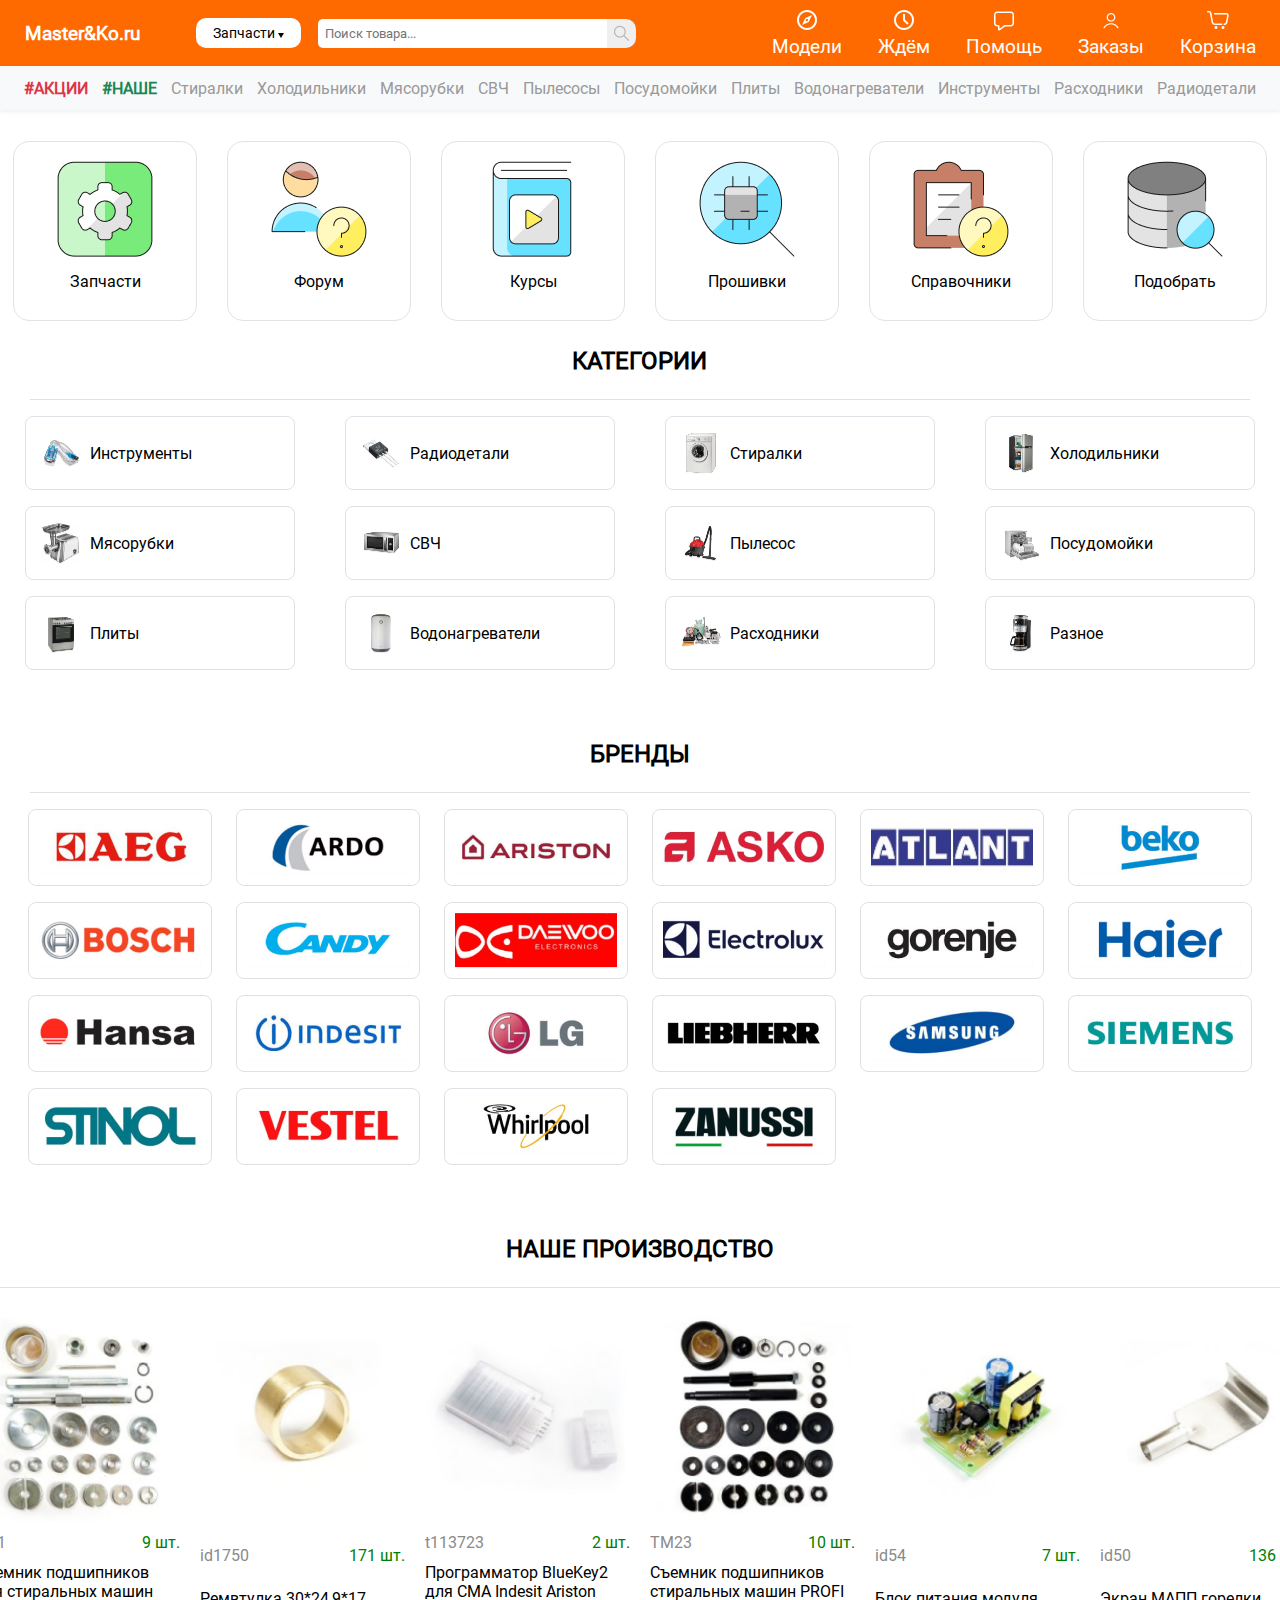
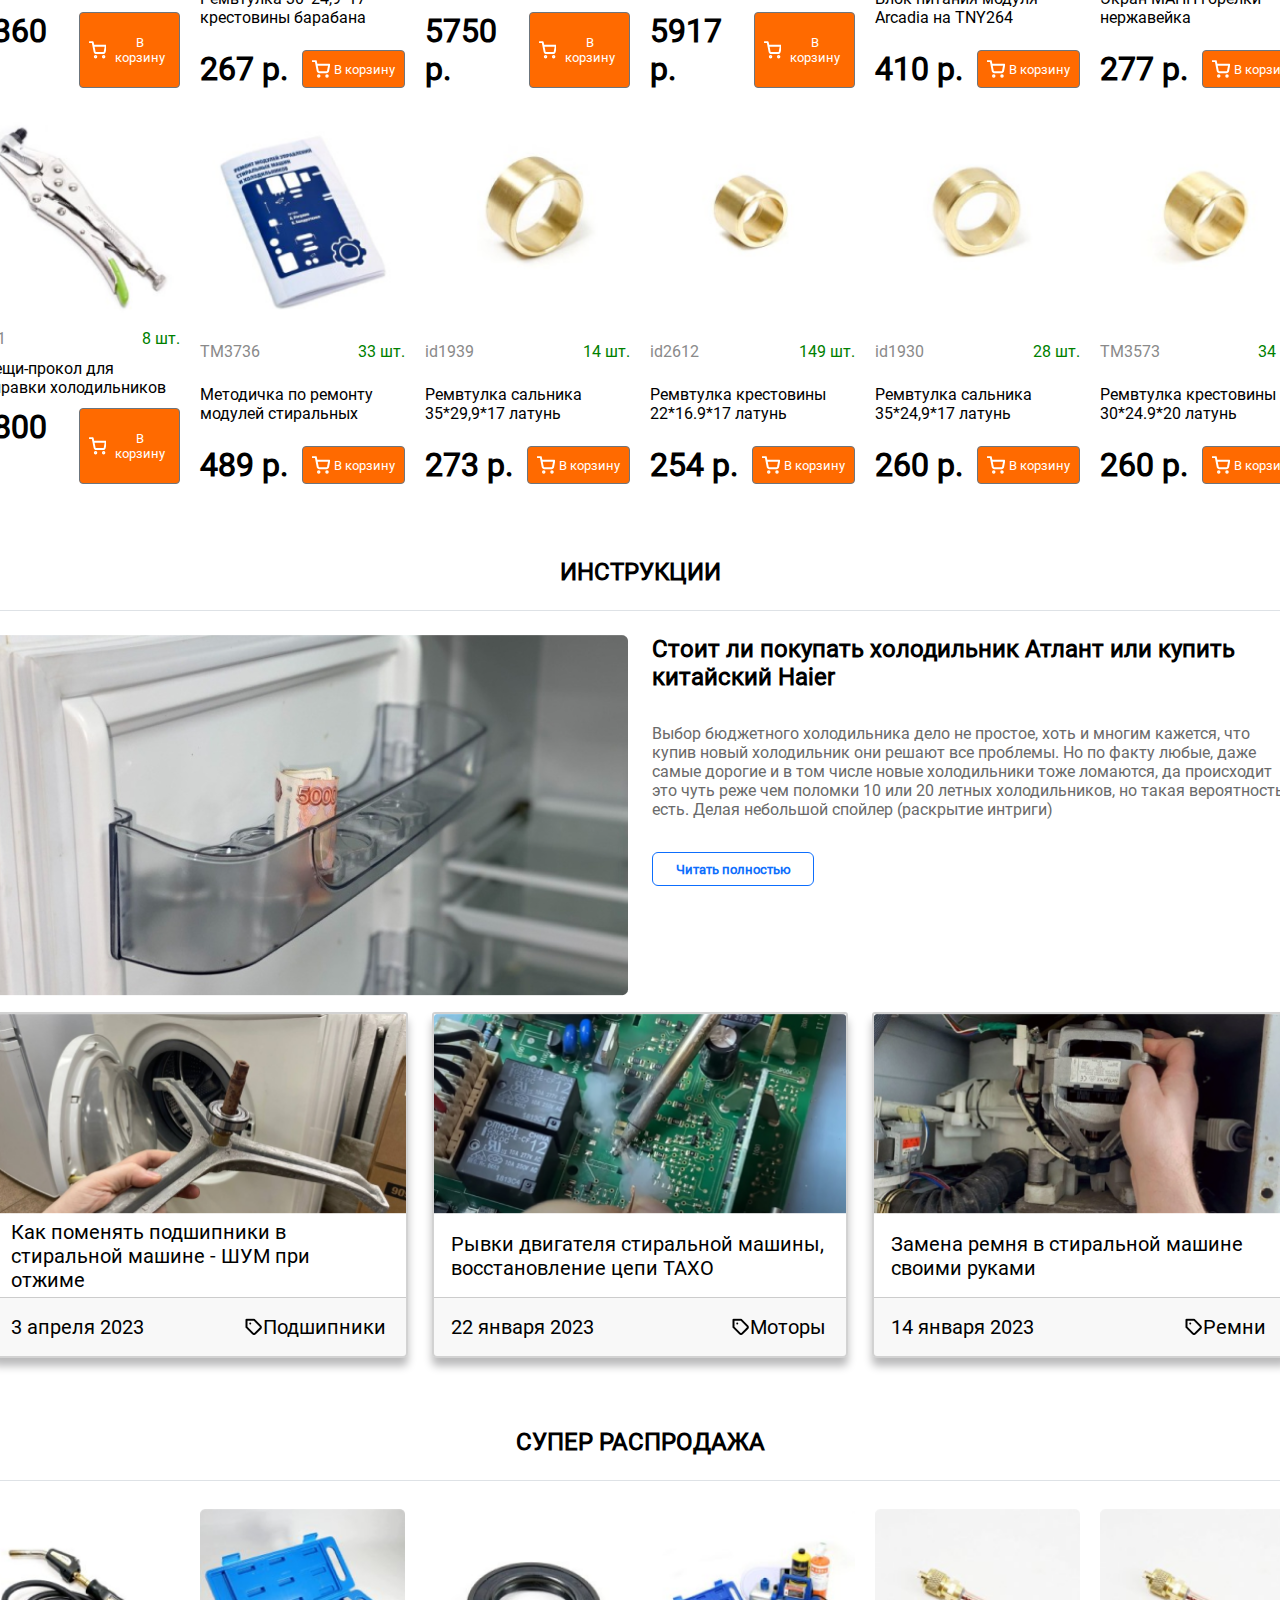
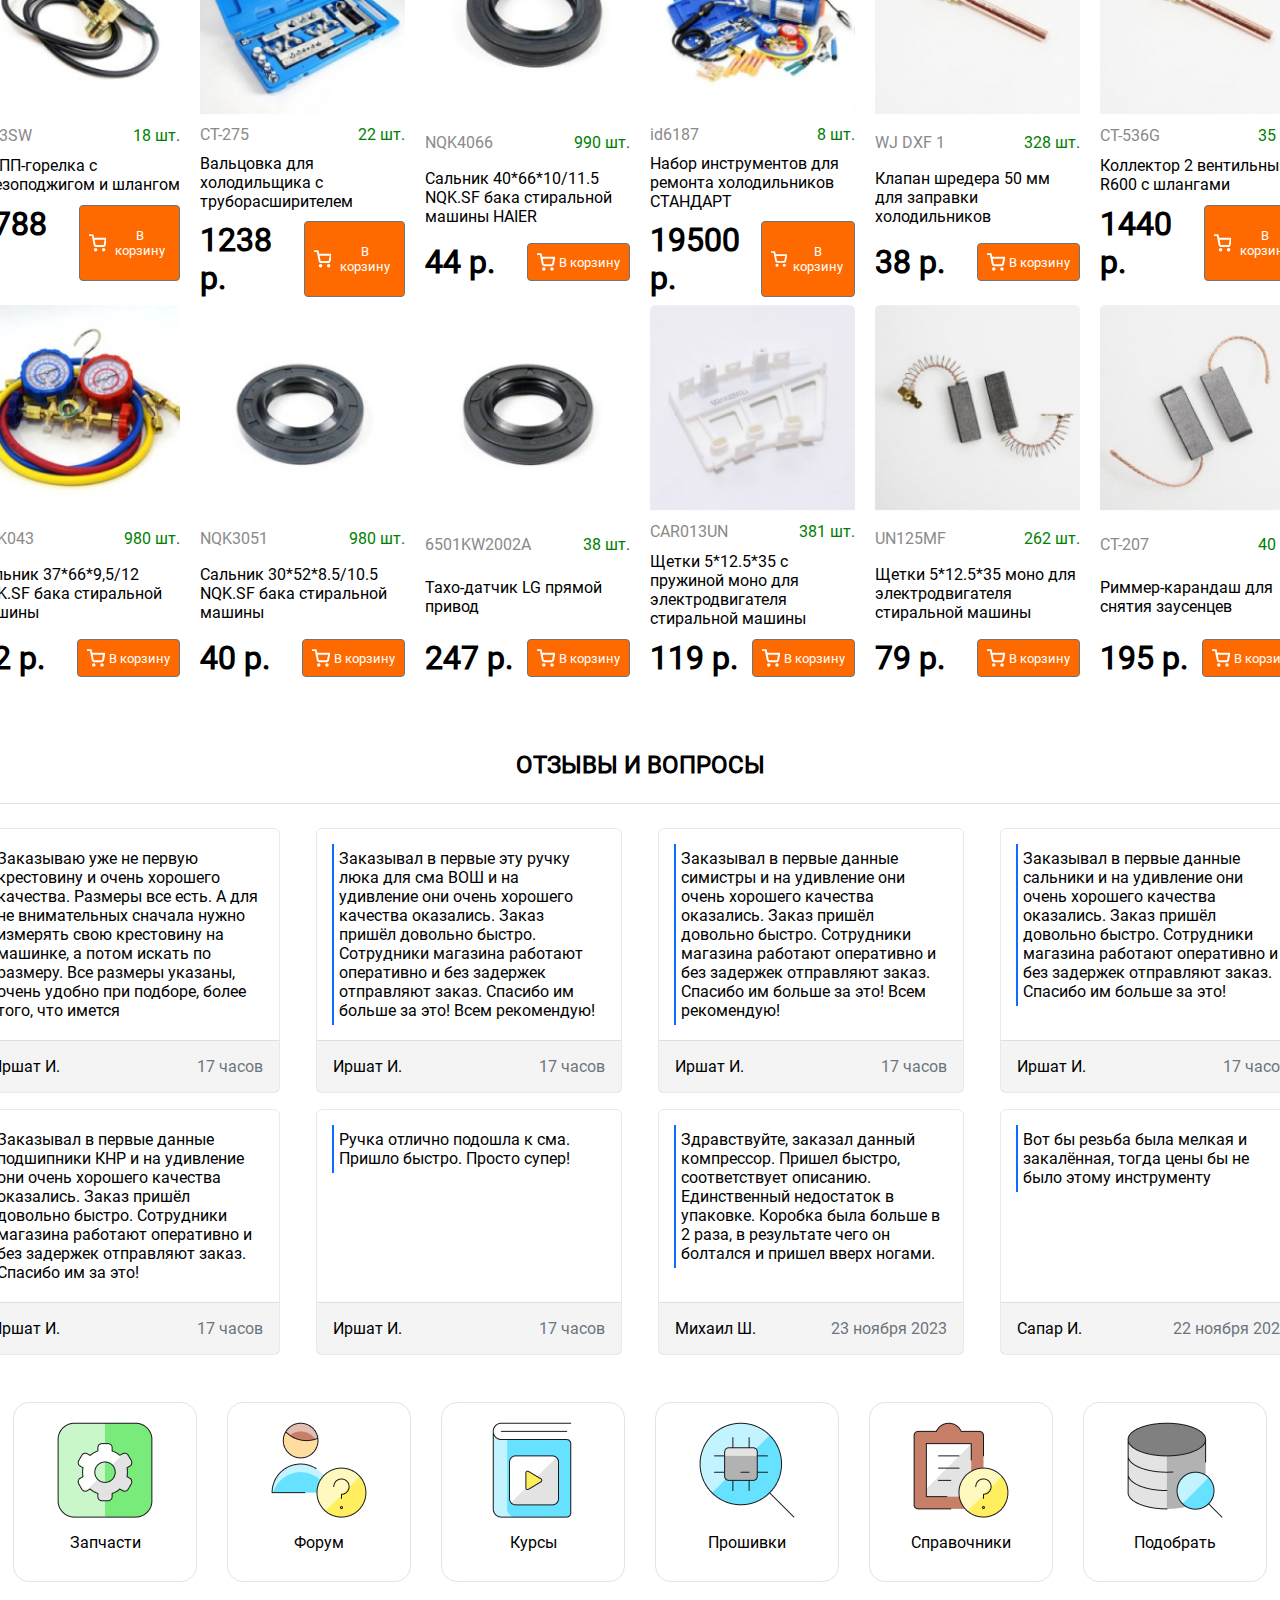
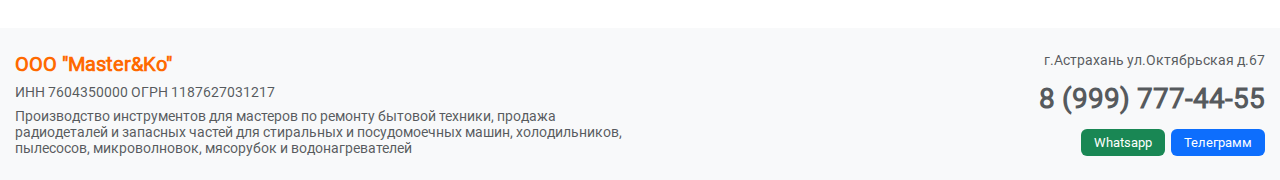
<file: docs/index.html>
<!DOCTYPE html>
<html lang="en">
<head>
    <meta charset="UTF-8">
    <meta name="viewport" content="width=device-width, initial-scale=1.0">
    <title>Главная страница</title>
    <link rel="stylesheet" href="style.css">
</head>
<body>
    <header class="header">
        <div class="header_container_1">
            <div class="header_container_1_1">
                <div class="header_container_1_1_1">
                    <h1>Master&Ko.ru</h1>
                    <div class="header_container_1_1_1_1">
                        <div class="dropdown">
                            <button class="dropbtn">
                                Запчасти
                                <svg width="6" height="5" viewBox="0 0 6 5" fill="none" xmlns="http://www.w3.org/2000/svg">
                                    <path d="M0 0H6L3 5L0 0Z" fill="black"/>
                                </svg>
                            </button>
                            <div class="dropdown-content">
                              <a href="../docs/index.html">Запчасти</a>
                              <a href="../page-2/page-2.html">Справочники</a>
                              <a href="../page-3/page-3.html">Форум</a>
                            </div>
                        </div>
                        <div class="header_container_1_1_1_1_input">
                            <input type="text" placeholder="Поиск товара...">
                            <button type="submit">
                                <img src="../img/icons8-search-19.png">
                            </button>
                        </div>
                    </div>
                    <div class="header_container_1_1_1_2">
                        <div class="header_container_1_1_1_2_item">
                            <img src="../img/icons8-compass-24.png">
                            <p>Модели</p>
                        </div>
                        <div class="header_container_1_1_1_2_item">
                            <img src="../img/icons8-clock-24.png">
                            <p>Ждём</p>
                        </div>
                        <div class="header_container_1_1_1_2_item">
                            <img src="../img/icons8-message-24.png">
                            <p>Помощь</p>
                        </div>
                        <div class="header_container_1_1_1_2_item">
                            <img src="../img/icons8-person-24.png">
                            <p>Заказы</p>
                        </div>
                        <div class="header_container_1_1_1_2_item">
                            <img src="../img/icons8-cart-24.png">
                            <p>Корзина</p>
                        </div>
                    </div>
                </div>
            </div>
            <div class="header_container_1_2">
                <div class="header_container_1_2_1">
                    <p>#АКЦИИ</p>
                    <p>#НАШЕ</p>
                    <p>Стиралки</p>
                    <p>Холодильники</p>
                    <p>Мясорубки</p>
                    <p>СВЧ</p>
                    <p>Пылесосы</p>
                    <p>Посудомойки</p>
                    <p>Плиты</p>
                    <p>Водонагреватели</p>
                    <p>Инструменты</p>
                    <p>Расходники</p>
                    <p>Радиодетали</p>
                </div>
            </div>
            <div class="header_container_1_1_1_1_input_none">
                <input type="text" placeholder="Поиск товара...">
                <button type="submit">
                    <img src="../img/icons8-search-19.png">
                </button>
            </div>
        </div>
    </header>
    <main class="main">
        <section class="section-1">
            <div class="section-1-container-1">
                <div class="section-1-container-1-1">
                    <img src="../img/IMAGE.png">
                    <p>Запчасти</p>
                </div>
                <div class="section-1-container-1-1">
                    <img src="../img/IMAGE (1).png">
                    <p>Форум</p>
                </div>
                <div class="section-1-container-1-1">
                    <img src="../img/IMAGE (2).png">
                    <p>Курсы</p>
                </div>
                <div class="section-1-container-1-1">
                    <img src="../img/IMAGE (3).png">
                    <p>Прошивки</p>
                </div>
                <div class="section-1-container-1-1">
                    <img src="../img/IMAGE (4).png">
                    <p>Справочники</p>
                </div>
                <div class="section-1-container-1-1">
                    <img src="../img/IMAGE (5).png">
                    <p>Подобрать</p>
                </div>
            </div>
            <div class="section-1-container-2">
                <h1>КАТЕГОРИИ</h1>
                <div class="section-1-container-2-1">
                    <div class="section-1-container-2-1-1">
                        <div class="section-1-container-2-1-item">
                            <img src="../img/1.png">
                            <p>Инструменты</p>
                        </div>
                        <div class="section-1-container-2-1-item">
                            <img src="../img/2.png">
                            <p>Радиодетали</p>
                        </div>
                        <div class="section-1-container-2-1-item">
                            <img src="../img/3.png">
                            <p>Стиралки</p>
                        </div>
                        <div class="section-1-container-2-1-item">
                            <img src="../img/4.png">
                            <p>Холодильники</p>
                        </div>
                    </div>
                    <div class="section-1-container-2-1-2">
                        <div class="section-1-container-2-1-item">
                            <img src="../img/5.png">
                            <p>Мясорубки</p>
                        </div>
                        <div class="section-1-container-2-1-item">
                            <img src="../img/6.png">
                            <p>СВЧ</p>
                        </div>
                        <div class="section-1-container-2-1-item">
                            <img src="../img/7.png">
                            <p>Пылесос</p>
                        </div>
                        <div class="section-1-container-2-1-item">
                            <img src="../img/8.png">
                            <p>Посудомойки</p>
                        </div>
                    </div>
                    <div class="section-1-container-2-1-3">
                        <div class="section-1-container-2-1-item">
                            <img src="../img/9.png">
                            <p>Плиты</p>
                        </div>
                        <div class="section-1-container-2-1-item">
                            <img src="../img/10.png">
                            <p>Водонагреватели</p>
                        </div>
                        <div class="section-1-container-2-1-item">
                            <img src="../img/11.png">
                            <p>Расходники</p>
                        </div>
                        <div class="section-1-container-2-1-item">
                            <img src="../img/12.png">
                            <p>Разное</p>
                        </div>
                    </div>
                </div>
            </div>
            <div class="section-1-container-3">
                <h1>БРЕНДЫ</h1>
                <div class="section-1-container-3-1">
                    <div class="section-1-container-3-1-1">
                        <div class="section-1-container-3-1-item">
                            <img src="../img/13.png">
                        </div>
                        <div class="section-1-container-3-1-item">
                            <img src="../img/14.png">
                        </div>
                        <div class="section-1-container-3-1-item">
                            <img src="../img/15.png">
                        </div>
                        <div class="section-1-container-3-1-item">
                            <img src="../img/16.png">
                        </div>
                        <div class="section-1-container-3-1-item">
                            <img src="../img/17.png">
                        </div>
                        <div class="section-1-container-3-1-item">
                            <img src="../img/18.png">
                        </div>
                    </div>
                    <div class="section-1-container-3-1-2">
                        <div class="section-1-container-3-1-item">
                            <img src="../img/19.png">
                        </div>
                        <div class="section-1-container-3-1-item">
                            <img src="../img/20.png">
                        </div>
                        <div class="section-1-container-3-1-item">
                            <img src="../img/21.png">
                        </div>
                        <div class="section-1-container-3-1-item">
                            <img src="../img/22.png">
                        </div>
                        <div class="section-1-container-3-1-item">
                            <img src="../img/23.png">
                        </div>
                        <div class="section-1-container-3-1-item">
                            <img src="../img/24.png">
                        </div>
                    </div>
                    <div class="section-1-container-3-1-3">
                        <div class="section-1-container-3-1-item">
                            <img src="../img/25.png">
                        </div>
                        <div class="section-1-container-3-1-item">
                            <img src="../img/26.png">
                        </div>
                        <div class="section-1-container-3-1-item">
                            <img src="../img/27.png">
                        </div>
                        <div class="section-1-container-3-1-item">
                            <img src="../img/28.png">
                        </div>
                        <div class="section-1-container-3-1-item">
                            <img src="../img/29.png">
                        </div>
                        <div class="section-1-container-3-1-item">
                            <img src="../img/30.png">
                        </div>
                    </div>
                    <div class="section-1-container-3-1-4">
                        <div class="section-1-container-3-1-item">
                            <img src="../img/31.png">
                        </div>
                        <div class="section-1-container-3-1-item">
                            <img src="../img/32.png">
                        </div>
                        <div class="section-1-container-3-1-item">
                            <img src="../img/33.png">
                        </div>
                        <div class="section-1-container-3-1-item">
                            <img src="../img/34.png">
                        </div>
                    </div>
                </div>
            </div>
            <div class="section-1-container-4">
                <h1 class="con-4-h1">НАШЕ ПРОИЗВОДСТВО</h1>
                <div class="section-1-container-4-1">
                    <div class="section-1-container-4-1-1">
                        <div class="section-1-container-4-1-item">
                            <img src="../img/35.png">
                            <div class="item-text">
                                <p>id21</p>
                                <p>9 шт.</p>
                            </div>
                            <p>Съемник подшипников для стиральных машин</p>
                            <div class="item-cart">
                                <h1>3360 р.</h1>
                                <button>
                                    <svg width="18" height="19" viewBox="0 0 18 19" fill="none" xmlns="http://www.w3.org/2000/svg">
                                    <g clip-path="url(#clip0_4_314)">
                                    <path d="M6.75 16.6562C7.16421 16.6562 7.5 16.3205 7.5 15.9062C7.5 15.492 7.16421 15.1562 6.75 15.1562C6.33579 15.1562 6 15.492 6 15.9062C6 16.3205 6.33579 16.6562 6.75 16.6562Z" stroke="white" stroke-width="2" stroke-linecap="round" stroke-linejoin="round"/>
                                    <path d="M15 16.6562C15.4142 16.6562 15.75 16.3205 15.75 15.9062C15.75 15.492 15.4142 15.1562 15 15.1562C14.5858 15.1562 14.25 15.492 14.25 15.9062C14.25 16.3205 14.5858 16.6562 15 16.6562Z" stroke="white" stroke-width="2" stroke-linecap="round" stroke-linejoin="round"/>
                                    <path d="M0.75 0.90625H3.75L5.76 10.9488C5.82858 11.294 6.01643 11.6042 6.29066 11.825C6.56489 12.0457 6.90802 12.163 7.26 12.1562H14.55C14.902 12.163 15.2451 12.0457 15.5193 11.825C15.7936 11.6042 15.9814 11.294 16.05 10.9488L17.25 4.65625H4.5" stroke="white" stroke-width="2" stroke-linecap="round" stroke-linejoin="round"/>
                                    </g>
                                    <defs>
                                    <clipPath id="clip0_4_314">
                                    <rect width="18" height="18" fill="white" transform="translate(0 0.15625)"/>
                                    </clipPath>
                                    </defs>
                                    </svg>
                                    В корзину
                                </button>
                            </div>
                        </div>
                        <div class="section-1-container-4-1-item">
                            <img src="../img/36.png">
                            <div class="item-text">
                                <p>id1750</p>
                                <p>171 шт.</p>
                            </div>
                            <p>Ремвтулка 30*24,9*17 крестовины барабана</p>
                            <div class="item-cart">
                                <h1>267 р.</h1>
                                <button>
                                    <svg width="18" height="19" viewBox="0 0 18 19" fill="none" xmlns="http://www.w3.org/2000/svg">
                                    <g clip-path="url(#clip0_4_314)">
                                    <path d="M6.75 16.6562C7.16421 16.6562 7.5 16.3205 7.5 15.9062C7.5 15.492 7.16421 15.1562 6.75 15.1562C6.33579 15.1562 6 15.492 6 15.9062C6 16.3205 6.33579 16.6562 6.75 16.6562Z" stroke="white" stroke-width="2" stroke-linecap="round" stroke-linejoin="round"/>
                                    <path d="M15 16.6562C15.4142 16.6562 15.75 16.3205 15.75 15.9062C15.75 15.492 15.4142 15.1562 15 15.1562C14.5858 15.1562 14.25 15.492 14.25 15.9062C14.25 16.3205 14.5858 16.6562 15 16.6562Z" stroke="white" stroke-width="2" stroke-linecap="round" stroke-linejoin="round"/>
                                    <path d="M0.75 0.90625H3.75L5.76 10.9488C5.82858 11.294 6.01643 11.6042 6.29066 11.825C6.56489 12.0457 6.90802 12.163 7.26 12.1562H14.55C14.902 12.163 15.2451 12.0457 15.5193 11.825C15.7936 11.6042 15.9814 11.294 16.05 10.9488L17.25 4.65625H4.5" stroke="white" stroke-width="2" stroke-linecap="round" stroke-linejoin="round"/>
                                    </g>
                                    <defs>
                                    <clipPath id="clip0_4_314">
                                    <rect width="18" height="18" fill="white" transform="translate(0 0.15625)"/>
                                    </clipPath>
                                    </defs>
                                    </svg>
                                    В корзину
                                </button>
                            </div>
                        </div>
                        <div class="section-1-container-4-1-item">
                            <img src="../img/37.png">
                            <div class="item-text">
                                <p>t113723</p>
                                <p>2 шт.</p>
                            </div>
                            <p>Программатор BlueKey2 для СМА Indesit Ariston</p>
                            <div class="item-cart">
                                <h1>5750 р.</h1>
                                <button>
                                    <svg width="18" height="19" viewBox="0 0 18 19" fill="none" xmlns="http://www.w3.org/2000/svg">
                                    <g clip-path="url(#clip0_4_314)">
                                    <path d="M6.75 16.6562C7.16421 16.6562 7.5 16.3205 7.5 15.9062C7.5 15.492 7.16421 15.1562 6.75 15.1562C6.33579 15.1562 6 15.492 6 15.9062C6 16.3205 6.33579 16.6562 6.75 16.6562Z" stroke="white" stroke-width="2" stroke-linecap="round" stroke-linejoin="round"/>
                                    <path d="M15 16.6562C15.4142 16.6562 15.75 16.3205 15.75 15.9062C15.75 15.492 15.4142 15.1562 15 15.1562C14.5858 15.1562 14.25 15.492 14.25 15.9062C14.25 16.3205 14.5858 16.6562 15 16.6562Z" stroke="white" stroke-width="2" stroke-linecap="round" stroke-linejoin="round"/>
                                    <path d="M0.75 0.90625H3.75L5.76 10.9488C5.82858 11.294 6.01643 11.6042 6.29066 11.825C6.56489 12.0457 6.90802 12.163 7.26 12.1562H14.55C14.902 12.163 15.2451 12.0457 15.5193 11.825C15.7936 11.6042 15.9814 11.294 16.05 10.9488L17.25 4.65625H4.5" stroke="white" stroke-width="2" stroke-linecap="round" stroke-linejoin="round"/>
                                    </g>
                                    <defs>
                                    <clipPath id="clip0_4_314">
                                    <rect width="18" height="18" fill="white" transform="translate(0 0.15625)"/>
                                    </clipPath>
                                    </defs>
                                    </svg>
                                    В корзину
                                </button>
                            </div>
                        </div>
                        <div class="section-1-container-4-1-item">
                            <img src="../img/38.png">
                            <div class="item-text">
                                <p>TM23</p>
                                <p>10 шт.</p>
                            </div>
                            <p>Съемник подшипников стиральных машин PROFI</p>
                            <div class="item-cart">
                                <h1>5917 р.</h1>
                                <button>
                                    <svg width="18" height="19" viewBox="0 0 18 19" fill="none" xmlns="http://www.w3.org/2000/svg">
                                    <g clip-path="url(#clip0_4_314)">
                                    <path d="M6.75 16.6562C7.16421 16.6562 7.5 16.3205 7.5 15.9062C7.5 15.492 7.16421 15.1562 6.75 15.1562C6.33579 15.1562 6 15.492 6 15.9062C6 16.3205 6.33579 16.6562 6.75 16.6562Z" stroke="white" stroke-width="2" stroke-linecap="round" stroke-linejoin="round"/>
                                    <path d="M15 16.6562C15.4142 16.6562 15.75 16.3205 15.75 15.9062C15.75 15.492 15.4142 15.1562 15 15.1562C14.5858 15.1562 14.25 15.492 14.25 15.9062C14.25 16.3205 14.5858 16.6562 15 16.6562Z" stroke="white" stroke-width="2" stroke-linecap="round" stroke-linejoin="round"/>
                                    <path d="M0.75 0.90625H3.75L5.76 10.9488C5.82858 11.294 6.01643 11.6042 6.29066 11.825C6.56489 12.0457 6.90802 12.163 7.26 12.1562H14.55C14.902 12.163 15.2451 12.0457 15.5193 11.825C15.7936 11.6042 15.9814 11.294 16.05 10.9488L17.25 4.65625H4.5" stroke="white" stroke-width="2" stroke-linecap="round" stroke-linejoin="round"/>
                                    </g>
                                    <defs>
                                    <clipPath id="clip0_4_314">
                                    <rect width="18" height="18" fill="white" transform="translate(0 0.15625)"/>
                                    </clipPath>
                                    </defs>
                                    </svg>
                                    В корзину
                                </button>
                            </div>
                        </div>
                        <div class="section-1-container-4-1-item">
                            <img src="../img/39.png">
                            <div class="item-text">
                                <p>id54</p>
                                <p>7 шт.</p>
                            </div>
                            <p>Блок питания модуля Arcadia на TNY264</p>
                            <div class="item-cart">
                                <h1>410 р.</h1>
                                <button>
                                    <svg width="18" height="19" viewBox="0 0 18 19" fill="none" xmlns="http://www.w3.org/2000/svg">
                                    <g clip-path="url(#clip0_4_314)">
                                    <path d="M6.75 16.6562C7.16421 16.6562 7.5 16.3205 7.5 15.9062C7.5 15.492 7.16421 15.1562 6.75 15.1562C6.33579 15.1562 6 15.492 6 15.9062C6 16.3205 6.33579 16.6562 6.75 16.6562Z" stroke="white" stroke-width="2" stroke-linecap="round" stroke-linejoin="round"/>
                                    <path d="M15 16.6562C15.4142 16.6562 15.75 16.3205 15.75 15.9062C15.75 15.492 15.4142 15.1562 15 15.1562C14.5858 15.1562 14.25 15.492 14.25 15.9062C14.25 16.3205 14.5858 16.6562 15 16.6562Z" stroke="white" stroke-width="2" stroke-linecap="round" stroke-linejoin="round"/>
                                    <path d="M0.75 0.90625H3.75L5.76 10.9488C5.82858 11.294 6.01643 11.6042 6.29066 11.825C6.56489 12.0457 6.90802 12.163 7.26 12.1562H14.55C14.902 12.163 15.2451 12.0457 15.5193 11.825C15.7936 11.6042 15.9814 11.294 16.05 10.9488L17.25 4.65625H4.5" stroke="white" stroke-width="2" stroke-linecap="round" stroke-linejoin="round"/>
                                    </g>
                                    <defs>
                                    <clipPath id="clip0_4_314">
                                    <rect width="18" height="18" fill="white" transform="translate(0 0.15625)"/>
                                    </clipPath>
                                    </defs>
                                    </svg>
                                    В корзину
                                </button>
                            </div>
                        </div>
                        <div class="section-1-container-4-1-item">
                            <img src="../img/40.png">
                            <div class="item-text">
                                <p>id50</p>
                                <p>136 шт.</p>
                            </div>
                            <p>Экран МАПП горелки нержавейка</p>
                            <div class="item-cart">
                                <h1>277 р.</h1>
                                <button>
                                    <svg width="18" height="19" viewBox="0 0 18 19" fill="none" xmlns="http://www.w3.org/2000/svg">
                                    <g clip-path="url(#clip0_4_314)">
                                    <path d="M6.75 16.6562C7.16421 16.6562 7.5 16.3205 7.5 15.9062C7.5 15.492 7.16421 15.1562 6.75 15.1562C6.33579 15.1562 6 15.492 6 15.9062C6 16.3205 6.33579 16.6562 6.75 16.6562Z" stroke="white" stroke-width="2" stroke-linecap="round" stroke-linejoin="round"/>
                                    <path d="M15 16.6562C15.4142 16.6562 15.75 16.3205 15.75 15.9062C15.75 15.492 15.4142 15.1562 15 15.1562C14.5858 15.1562 14.25 15.492 14.25 15.9062C14.25 16.3205 14.5858 16.6562 15 16.6562Z" stroke="white" stroke-width="2" stroke-linecap="round" stroke-linejoin="round"/>
                                    <path d="M0.75 0.90625H3.75L5.76 10.9488C5.82858 11.294 6.01643 11.6042 6.29066 11.825C6.56489 12.0457 6.90802 12.163 7.26 12.1562H14.55C14.902 12.163 15.2451 12.0457 15.5193 11.825C15.7936 11.6042 15.9814 11.294 16.05 10.9488L17.25 4.65625H4.5" stroke="white" stroke-width="2" stroke-linecap="round" stroke-linejoin="round"/>
                                    </g>
                                    <defs>
                                    <clipPath id="clip0_4_314">
                                    <rect width="18" height="18" fill="white" transform="translate(0 0.15625)"/>
                                    </clipPath>
                                    </defs>
                                    </svg>
                                    В корзину
                                </button>
                            </div>
                        </div>
                    </div>
                    <div class="section-1-container-4-1-2">
                        <div class="section-1-container-4-1-item">
                            <img src="../img/41.png">
                            <div class="item-text">
                                <p>id31</p>
                                <p>8 шт.</p>
                            </div>
                            <p>Клещи-прокол для заправки холодильников</p>
                            <div class="item-cart">
                                <h1>1800 р.</h1>
                                <button>
                                    <svg width="18" height="19" viewBox="0 0 18 19" fill="none" xmlns="http://www.w3.org/2000/svg">
                                    <g clip-path="url(#clip0_4_314)">
                                    <path d="M6.75 16.6562C7.16421 16.6562 7.5 16.3205 7.5 15.9062C7.5 15.492 7.16421 15.1562 6.75 15.1562C6.33579 15.1562 6 15.492 6 15.9062C6 16.3205 6.33579 16.6562 6.75 16.6562Z" stroke="white" stroke-width="2" stroke-linecap="round" stroke-linejoin="round"/>
                                    <path d="M15 16.6562C15.4142 16.6562 15.75 16.3205 15.75 15.9062C15.75 15.492 15.4142 15.1562 15 15.1562C14.5858 15.1562 14.25 15.492 14.25 15.9062C14.25 16.3205 14.5858 16.6562 15 16.6562Z" stroke="white" stroke-width="2" stroke-linecap="round" stroke-linejoin="round"/>
                                    <path d="M0.75 0.90625H3.75L5.76 10.9488C5.82858 11.294 6.01643 11.6042 6.29066 11.825C6.56489 12.0457 6.90802 12.163 7.26 12.1562H14.55C14.902 12.163 15.2451 12.0457 15.5193 11.825C15.7936 11.6042 15.9814 11.294 16.05 10.9488L17.25 4.65625H4.5" stroke="white" stroke-width="2" stroke-linecap="round" stroke-linejoin="round"/>
                                    </g>
                                    <defs>
                                    <clipPath id="clip0_4_314">
                                    <rect width="18" height="18" fill="white" transform="translate(0 0.15625)"/>
                                    </clipPath>
                                    </defs>
                                    </svg>
                                    В корзину
                                </button>
                            </div>
                        </div>
                        <div class="section-1-container-4-1-item">
                            <img src="../img/42.png">
                            <div class="item-text">
                                <p>TM3736</p>
                                <p>33 шт.</p>
                            </div>
                            <p>Методичка по ремонту модулей стиральных</p>
                            <div class="item-cart">
                                <h1>489 р.</h1>
                                <button>
                                    <svg width="18" height="19" viewBox="0 0 18 19" fill="none" xmlns="http://www.w3.org/2000/svg">
                                    <g clip-path="url(#clip0_4_314)">
                                    <path d="M6.75 16.6562C7.16421 16.6562 7.5 16.3205 7.5 15.9062C7.5 15.492 7.16421 15.1562 6.75 15.1562C6.33579 15.1562 6 15.492 6 15.9062C6 16.3205 6.33579 16.6562 6.75 16.6562Z" stroke="white" stroke-width="2" stroke-linecap="round" stroke-linejoin="round"/>
                                    <path d="M15 16.6562C15.4142 16.6562 15.75 16.3205 15.75 15.9062C15.75 15.492 15.4142 15.1562 15 15.1562C14.5858 15.1562 14.25 15.492 14.25 15.9062C14.25 16.3205 14.5858 16.6562 15 16.6562Z" stroke="white" stroke-width="2" stroke-linecap="round" stroke-linejoin="round"/>
                                    <path d="M0.75 0.90625H3.75L5.76 10.9488C5.82858 11.294 6.01643 11.6042 6.29066 11.825C6.56489 12.0457 6.90802 12.163 7.26 12.1562H14.55C14.902 12.163 15.2451 12.0457 15.5193 11.825C15.7936 11.6042 15.9814 11.294 16.05 10.9488L17.25 4.65625H4.5" stroke="white" stroke-width="2" stroke-linecap="round" stroke-linejoin="round"/>
                                    </g>
                                    <defs>
                                    <clipPath id="clip0_4_314">
                                    <rect width="18" height="18" fill="white" transform="translate(0 0.15625)"/>
                                    </clipPath>
                                    </defs>
                                    </svg>
                                    В корзину
                                </button>
                            </div>
                        </div>
                        <div class="section-1-container-4-1-item">
                            <img src="../img/43.png">
                            <div class="item-text">
                                <p>id1939</p>
                                <p>14 шт.</p>
                            </div>
                            <p>Ремвтулка сальника 35*29,9*17 латунь</p>
                            <div class="item-cart">
                                <h1>273 р.</h1>
                                <button>
                                    <svg width="18" height="19" viewBox="0 0 18 19" fill="none" xmlns="http://www.w3.org/2000/svg">
                                    <g clip-path="url(#clip0_4_314)">
                                    <path d="M6.75 16.6562C7.16421 16.6562 7.5 16.3205 7.5 15.9062C7.5 15.492 7.16421 15.1562 6.75 15.1562C6.33579 15.1562 6 15.492 6 15.9062C6 16.3205 6.33579 16.6562 6.75 16.6562Z" stroke="white" stroke-width="2" stroke-linecap="round" stroke-linejoin="round"/>
                                    <path d="M15 16.6562C15.4142 16.6562 15.75 16.3205 15.75 15.9062C15.75 15.492 15.4142 15.1562 15 15.1562C14.5858 15.1562 14.25 15.492 14.25 15.9062C14.25 16.3205 14.5858 16.6562 15 16.6562Z" stroke="white" stroke-width="2" stroke-linecap="round" stroke-linejoin="round"/>
                                    <path d="M0.75 0.90625H3.75L5.76 10.9488C5.82858 11.294 6.01643 11.6042 6.29066 11.825C6.56489 12.0457 6.90802 12.163 7.26 12.1562H14.55C14.902 12.163 15.2451 12.0457 15.5193 11.825C15.7936 11.6042 15.9814 11.294 16.05 10.9488L17.25 4.65625H4.5" stroke="white" stroke-width="2" stroke-linecap="round" stroke-linejoin="round"/>
                                    </g>
                                    <defs>
                                    <clipPath id="clip0_4_314">
                                    <rect width="18" height="18" fill="white" transform="translate(0 0.15625)"/>
                                    </clipPath>
                                    </defs>
                                    </svg>
                                    В корзину
                                </button>
                            </div>
                        </div>
                        <div class="section-1-container-4-1-item">
                            <img src="../img/44.png">
                            <div class="item-text">
                                <p>id2612</p>
                                <p>149 шт.</p>
                            </div>
                            <p>Ремвтулка крестовины 22*16.9*17 латунь</p>
                            <div class="item-cart">
                                <h1>254 р.</h1>
                                <button>
                                    <svg width="18" height="19" viewBox="0 0 18 19" fill="none" xmlns="http://www.w3.org/2000/svg">
                                    <g clip-path="url(#clip0_4_314)">
                                    <path d="M6.75 16.6562C7.16421 16.6562 7.5 16.3205 7.5 15.9062C7.5 15.492 7.16421 15.1562 6.75 15.1562C6.33579 15.1562 6 15.492 6 15.9062C6 16.3205 6.33579 16.6562 6.75 16.6562Z" stroke="white" stroke-width="2" stroke-linecap="round" stroke-linejoin="round"/>
                                    <path d="M15 16.6562C15.4142 16.6562 15.75 16.3205 15.75 15.9062C15.75 15.492 15.4142 15.1562 15 15.1562C14.5858 15.1562 14.25 15.492 14.25 15.9062C14.25 16.3205 14.5858 16.6562 15 16.6562Z" stroke="white" stroke-width="2" stroke-linecap="round" stroke-linejoin="round"/>
                                    <path d="M0.75 0.90625H3.75L5.76 10.9488C5.82858 11.294 6.01643 11.6042 6.29066 11.825C6.56489 12.0457 6.90802 12.163 7.26 12.1562H14.55C14.902 12.163 15.2451 12.0457 15.5193 11.825C15.7936 11.6042 15.9814 11.294 16.05 10.9488L17.25 4.65625H4.5" stroke="white" stroke-width="2" stroke-linecap="round" stroke-linejoin="round"/>
                                    </g>
                                    <defs>
                                    <clipPath id="clip0_4_314">
                                    <rect width="18" height="18" fill="white" transform="translate(0 0.15625)"/>
                                    </clipPath>
                                    </defs>
                                    </svg>
                                    В корзину
                                </button>
                            </div>
                        </div>
                        <div class="section-1-container-4-1-item">
                            <img src="../img/45.png">
                            <div class="item-text">
                                <p>id1930</p>
                                <p>28 шт.</p>
                            </div>
                            <p>Ремвтулка сальника 35*24,9*17 латунь</p>
                            <div class="item-cart">
                                <h1>260 р.</h1>
                                <button>
                                    <svg width="18" height="19" viewBox="0 0 18 19" fill="none" xmlns="http://www.w3.org/2000/svg">
                                    <g clip-path="url(#clip0_4_314)">
                                    <path d="M6.75 16.6562C7.16421 16.6562 7.5 16.3205 7.5 15.9062C7.5 15.492 7.16421 15.1562 6.75 15.1562C6.33579 15.1562 6 15.492 6 15.9062C6 16.3205 6.33579 16.6562 6.75 16.6562Z" stroke="white" stroke-width="2" stroke-linecap="round" stroke-linejoin="round"/>
                                    <path d="M15 16.6562C15.4142 16.6562 15.75 16.3205 15.75 15.9062C15.75 15.492 15.4142 15.1562 15 15.1562C14.5858 15.1562 14.25 15.492 14.25 15.9062C14.25 16.3205 14.5858 16.6562 15 16.6562Z" stroke="white" stroke-width="2" stroke-linecap="round" stroke-linejoin="round"/>
                                    <path d="M0.75 0.90625H3.75L5.76 10.9488C5.82858 11.294 6.01643 11.6042 6.29066 11.825C6.56489 12.0457 6.90802 12.163 7.26 12.1562H14.55C14.902 12.163 15.2451 12.0457 15.5193 11.825C15.7936 11.6042 15.9814 11.294 16.05 10.9488L17.25 4.65625H4.5" stroke="white" stroke-width="2" stroke-linecap="round" stroke-linejoin="round"/>
                                    </g>
                                    <defs>
                                    <clipPath id="clip0_4_314">
                                    <rect width="18" height="18" fill="white" transform="translate(0 0.15625)"/>
                                    </clipPath>
                                    </defs>
                                    </svg>
                                    В корзину
                                </button>
                            </div>
                        </div>
                        <div class="section-1-container-4-1-item">
                            <img src="../img/46.png">
                            <div class="item-text">
                                <p>TM3573</p>
                                <p>34 шт.</p>
                            </div>
                            <p>Ремвтулка крестовины 30*24.9*20 латунь</p>
                            <div class="item-cart">
                                <h1>260 р.</h1>
                                <button>
                                    <svg width="18" height="19" viewBox="0 0 18 19" fill="none" xmlns="http://www.w3.org/2000/svg">
                                    <g clip-path="url(#clip0_4_314)">
                                    <path d="M6.75 16.6562C7.16421 16.6562 7.5 16.3205 7.5 15.9062C7.5 15.492 7.16421 15.1562 6.75 15.1562C6.33579 15.1562 6 15.492 6 15.9062C6 16.3205 6.33579 16.6562 6.75 16.6562Z" stroke="white" stroke-width="2" stroke-linecap="round" stroke-linejoin="round"/>
                                    <path d="M15 16.6562C15.4142 16.6562 15.75 16.3205 15.75 15.9062C15.75 15.492 15.4142 15.1562 15 15.1562C14.5858 15.1562 14.25 15.492 14.25 15.9062C14.25 16.3205 14.5858 16.6562 15 16.6562Z" stroke="white" stroke-width="2" stroke-linecap="round" stroke-linejoin="round"/>
                                    <path d="M0.75 0.90625H3.75L5.76 10.9488C5.82858 11.294 6.01643 11.6042 6.29066 11.825C6.56489 12.0457 6.90802 12.163 7.26 12.1562H14.55C14.902 12.163 15.2451 12.0457 15.5193 11.825C15.7936 11.6042 15.9814 11.294 16.05 10.9488L17.25 4.65625H4.5" stroke="white" stroke-width="2" stroke-linecap="round" stroke-linejoin="round"/>
                                    </g>
                                    <defs>
                                    <clipPath id="clip0_4_314">
                                    <rect width="18" height="18" fill="white" transform="translate(0 0.15625)"/>
                                    </clipPath>
                                    </defs>
                                    </svg>
                                    В корзину
                                </button>
                            </div>
                        </div>
                    </div>
                </div>
            </div>
            <div class="section-1-container-5">
                <h1 class="con-5-h1">ИНСТРУКЦИИ</h1>
                <div class="section-1-container-5-1">
                    <div class="section-1-container-5-1-1">
                        <img src="../img/47.png">
                        <div class="section-1-container-5-1-1-1">
                            <h1>Стоит ли покупать холодильник Атлант или купить китайский Haier</h1>
                            <p>Выбор бюджетного холодильника дело не простое, хоть и многим кажется, что купив новый холодильник они решают все проблемы. Но по факту любые, даже самые дорогие и в том числе новые холодильники тоже ломаются, да происходит это чуть реже чем поломки 10 или 20 летных холодильников, но такая вероятность есть. Делая небольшой спойлер (раскрытие интриги)</p>
                            <button>Читать полностью</button>
                        </div>
                    </div>
                    <div class="section-1-container-5-2">
                        <div class="section-1-container-5-2-1">
                            <img src="../img/49.png">
                            <p>Как поменять подшипники в стиральной машине - ШУМ при отжиме</p>
                            <div class="section-1-container-5-2-1_text">
                                <p>3 апреля 2023</p>
                                <p>
                                    <svg width="18" height="19" viewBox="0 0 18 19" fill="none" xmlns="http://www.w3.org/2000/svg">
                                    <g clip-path="url(#clip0_4_563)">
                                    <path d="M15.4425 10.2137L10.065 15.5912C9.92569 15.7307 9.76026 15.8414 9.57816 15.9168C9.39606 15.9923 9.20087 16.0312 9.00375 16.0312C8.80663 16.0312 8.61144 15.9923 8.42934 15.9168C8.24724 15.8414 8.08181 15.7307 7.9425 15.5912L1.5 9.15625V1.65625H9L15.4425 8.09875C15.7219 8.37979 15.8787 8.75997 15.8787 9.15625C15.8787 9.55253 15.7219 9.93271 15.4425 10.2137Z" stroke="black" stroke-width="2" stroke-linecap="round" stroke-linejoin="round"/>
                                    <path d="M5.25 5.40625H5.2575" stroke="black" stroke-width="2" stroke-linecap="round" stroke-linejoin="round"/>
                                    </g>
                                    <defs>
                                    <clipPath id="clip0_4_563">
                                    <rect width="18" height="18" fill="white" transform="translate(0 0.15625)"/>
                                    </clipPath>
                                    </defs>
                                    </svg>
                                    Подшипники
                                </p>
                            </div>
                        </div>
                        <div class="section-1-container-5-2-1">
                            <img src="../img/50.png">
                            <p>Рывки двигателя стиральной машины, восстановление цепи ТАХО</p>
                            <div class="section-1-container-5-2-1_text">
                                <p>22 января 2023</p>
                                <p>
                                    <svg width="18" height="19" viewBox="0 0 18 19" fill="none" xmlns="http://www.w3.org/2000/svg">
                                    <g clip-path="url(#clip0_4_563)">
                                    <path d="M15.4425 10.2137L10.065 15.5912C9.92569 15.7307 9.76026 15.8414 9.57816 15.9168C9.39606 15.9923 9.20087 16.0312 9.00375 16.0312C8.80663 16.0312 8.61144 15.9923 8.42934 15.9168C8.24724 15.8414 8.08181 15.7307 7.9425 15.5912L1.5 9.15625V1.65625H9L15.4425 8.09875C15.7219 8.37979 15.8787 8.75997 15.8787 9.15625C15.8787 9.55253 15.7219 9.93271 15.4425 10.2137Z" stroke="black" stroke-width="2" stroke-linecap="round" stroke-linejoin="round"/>
                                    <path d="M5.25 5.40625H5.2575" stroke="black" stroke-width="2" stroke-linecap="round" stroke-linejoin="round"/>
                                    </g>
                                    <defs>
                                    <clipPath id="clip0_4_563">
                                    <rect width="18" height="18" fill="white" transform="translate(0 0.15625)"/>
                                    </clipPath>
                                    </defs>
                                    </svg>
                                    Моторы
                                </p>
                            </div>
                        </div>
                        <div class="section-1-container-5-2-1">
                            <img src="../img/48.png">
                            <p>Замена ремня в стиральной машине своими руками</p>
                            <div class="section-1-container-5-2-1_text">
                                <p>14 января 2023</p>
                                <p>
                                    <svg width="18" height="19" viewBox="0 0 18 19" fill="none" xmlns="http://www.w3.org/2000/svg">
                                    <g clip-path="url(#clip0_4_563)">
                                    <path d="M15.4425 10.2137L10.065 15.5912C9.92569 15.7307 9.76026 15.8414 9.57816 15.9168C9.39606 15.9923 9.20087 16.0312 9.00375 16.0312C8.80663 16.0312 8.61144 15.9923 8.42934 15.9168C8.24724 15.8414 8.08181 15.7307 7.9425 15.5912L1.5 9.15625V1.65625H9L15.4425 8.09875C15.7219 8.37979 15.8787 8.75997 15.8787 9.15625C15.8787 9.55253 15.7219 9.93271 15.4425 10.2137Z" stroke="black" stroke-width="2" stroke-linecap="round" stroke-linejoin="round"/>
                                    <path d="M5.25 5.40625H5.2575" stroke="black" stroke-width="2" stroke-linecap="round" stroke-linejoin="round"/>
                                    </g>
                                    <defs>
                                    <clipPath id="clip0_4_563">
                                    <rect width="18" height="18" fill="white" transform="translate(0 0.15625)"/>
                                    </clipPath>
                                    </defs>
                                    </svg>
                                    Ремни
                                </p>
                            </div>
                        </div>
                    </div>
                </div>
            </div>
            <div class="section-1-container-4">
                <h1 class="con-4-h1">СУПЕР РАСПРОДАЖА</h1>
                <div class="section-1-container-4-1">
                    <div class="section-1-container-4-1-1">
                        <div class="section-1-container-4-1-item">
                            <img src="../img/51.png">
                            <div class="item-text">
                                <p>JH-3SW</p>
                                <p>18 шт.</p>
                            </div>
                            <p>МАПП-горелка с пъезоподжигом и шлангом</p>
                            <div class="item-cart">
                                <h1>1788 р.</h1>
                                <button>
                                    <svg width="18" height="19" viewBox="0 0 18 19" fill="none" xmlns="http://www.w3.org/2000/svg">
                                    <g clip-path="url(#clip0_4_314)">
                                    <path d="M6.75 16.6562C7.16421 16.6562 7.5 16.3205 7.5 15.9062C7.5 15.492 7.16421 15.1562 6.75 15.1562C6.33579 15.1562 6 15.492 6 15.9062C6 16.3205 6.33579 16.6562 6.75 16.6562Z" stroke="white" stroke-width="2" stroke-linecap="round" stroke-linejoin="round"/>
                                    <path d="M15 16.6562C15.4142 16.6562 15.75 16.3205 15.75 15.9062C15.75 15.492 15.4142 15.1562 15 15.1562C14.5858 15.1562 14.25 15.492 14.25 15.9062C14.25 16.3205 14.5858 16.6562 15 16.6562Z" stroke="white" stroke-width="2" stroke-linecap="round" stroke-linejoin="round"/>
                                    <path d="M0.75 0.90625H3.75L5.76 10.9488C5.82858 11.294 6.01643 11.6042 6.29066 11.825C6.56489 12.0457 6.90802 12.163 7.26 12.1562H14.55C14.902 12.163 15.2451 12.0457 15.5193 11.825C15.7936 11.6042 15.9814 11.294 16.05 10.9488L17.25 4.65625H4.5" stroke="white" stroke-width="2" stroke-linecap="round" stroke-linejoin="round"/>
                                    </g>
                                    <defs>
                                    <clipPath id="clip0_4_314">
                                    <rect width="18" height="18" fill="white" transform="translate(0 0.15625)"/>
                                    </clipPath>
                                    </defs>
                                    </svg>
                                    В корзину
                                </button>
                            </div>
                        </div>
                        <div class="section-1-container-4-1-item">
                            <img src="../img/52.png">
                            <div class="item-text">
                                <p>CТ-275</p>
                                <p>22 шт.</p>
                            </div>
                            <p>Вальцовка для холодильщика с труборасширителем</p>
                            <div class="item-cart">
                                <h1>1238 р.</h1>
                                <button>
                                    <svg width="18" height="19" viewBox="0 0 18 19" fill="none" xmlns="http://www.w3.org/2000/svg">
                                    <g clip-path="url(#clip0_4_314)">
                                    <path d="M6.75 16.6562C7.16421 16.6562 7.5 16.3205 7.5 15.9062C7.5 15.492 7.16421 15.1562 6.75 15.1562C6.33579 15.1562 6 15.492 6 15.9062C6 16.3205 6.33579 16.6562 6.75 16.6562Z" stroke="white" stroke-width="2" stroke-linecap="round" stroke-linejoin="round"/>
                                    <path d="M15 16.6562C15.4142 16.6562 15.75 16.3205 15.75 15.9062C15.75 15.492 15.4142 15.1562 15 15.1562C14.5858 15.1562 14.25 15.492 14.25 15.9062C14.25 16.3205 14.5858 16.6562 15 16.6562Z" stroke="white" stroke-width="2" stroke-linecap="round" stroke-linejoin="round"/>
                                    <path d="M0.75 0.90625H3.75L5.76 10.9488C5.82858 11.294 6.01643 11.6042 6.29066 11.825C6.56489 12.0457 6.90802 12.163 7.26 12.1562H14.55C14.902 12.163 15.2451 12.0457 15.5193 11.825C15.7936 11.6042 15.9814 11.294 16.05 10.9488L17.25 4.65625H4.5" stroke="white" stroke-width="2" stroke-linecap="round" stroke-linejoin="round"/>
                                    </g>
                                    <defs>
                                    <clipPath id="clip0_4_314">
                                    <rect width="18" height="18" fill="white" transform="translate(0 0.15625)"/>
                                    </clipPath>
                                    </defs>
                                    </svg>
                                    В корзину
                                </button>
                            </div>
                        </div>
                        <div class="section-1-container-4-1-item">
                            <img src="../img/53.png">
                            <div class="item-text">
                                <p>NQK4066</p>
                                <p>990 шт.</p>
                            </div>
                            <p>Сальник 40*66*10/11.5 NQK.SF бака стиральной машины HAIER</p>
                            <div class="item-cart">
                                <h1>44 р.</h1>
                                <button>
                                    <svg width="18" height="19" viewBox="0 0 18 19" fill="none" xmlns="http://www.w3.org/2000/svg">
                                    <g clip-path="url(#clip0_4_314)">
                                    <path d="M6.75 16.6562C7.16421 16.6562 7.5 16.3205 7.5 15.9062C7.5 15.492 7.16421 15.1562 6.75 15.1562C6.33579 15.1562 6 15.492 6 15.9062C6 16.3205 6.33579 16.6562 6.75 16.6562Z" stroke="white" stroke-width="2" stroke-linecap="round" stroke-linejoin="round"/>
                                    <path d="M15 16.6562C15.4142 16.6562 15.75 16.3205 15.75 15.9062C15.75 15.492 15.4142 15.1562 15 15.1562C14.5858 15.1562 14.25 15.492 14.25 15.9062C14.25 16.3205 14.5858 16.6562 15 16.6562Z" stroke="white" stroke-width="2" stroke-linecap="round" stroke-linejoin="round"/>
                                    <path d="M0.75 0.90625H3.75L5.76 10.9488C5.82858 11.294 6.01643 11.6042 6.29066 11.825C6.56489 12.0457 6.90802 12.163 7.26 12.1562H14.55C14.902 12.163 15.2451 12.0457 15.5193 11.825C15.7936 11.6042 15.9814 11.294 16.05 10.9488L17.25 4.65625H4.5" stroke="white" stroke-width="2" stroke-linecap="round" stroke-linejoin="round"/>
                                    </g>
                                    <defs>
                                    <clipPath id="clip0_4_314">
                                    <rect width="18" height="18" fill="white" transform="translate(0 0.15625)"/>
                                    </clipPath>
                                    </defs>
                                    </svg>
                                    В корзину
                                </button>
                            </div>
                        </div>
                        <div class="section-1-container-4-1-item">
                            <img src="../img/54.png">
                            <div class="item-text">
                                <p>id6187</p>
                                <p>8 шт.</p>
                            </div>
                            <p>Набор инструментов для ремонта холодильников СТАНДАРТ</p>
                            <div class="item-cart">
                                <h1>19500 р.</h1>
                                <button>
                                    <svg width="18" height="19" viewBox="0 0 18 19" fill="none" xmlns="http://www.w3.org/2000/svg">
                                    <g clip-path="url(#clip0_4_314)">
                                    <path d="M6.75 16.6562C7.16421 16.6562 7.5 16.3205 7.5 15.9062C7.5 15.492 7.16421 15.1562 6.75 15.1562C6.33579 15.1562 6 15.492 6 15.9062C6 16.3205 6.33579 16.6562 6.75 16.6562Z" stroke="white" stroke-width="2" stroke-linecap="round" stroke-linejoin="round"/>
                                    <path d="M15 16.6562C15.4142 16.6562 15.75 16.3205 15.75 15.9062C15.75 15.492 15.4142 15.1562 15 15.1562C14.5858 15.1562 14.25 15.492 14.25 15.9062C14.25 16.3205 14.5858 16.6562 15 16.6562Z" stroke="white" stroke-width="2" stroke-linecap="round" stroke-linejoin="round"/>
                                    <path d="M0.75 0.90625H3.75L5.76 10.9488C5.82858 11.294 6.01643 11.6042 6.29066 11.825C6.56489 12.0457 6.90802 12.163 7.26 12.1562H14.55C14.902 12.163 15.2451 12.0457 15.5193 11.825C15.7936 11.6042 15.9814 11.294 16.05 10.9488L17.25 4.65625H4.5" stroke="white" stroke-width="2" stroke-linecap="round" stroke-linejoin="round"/>
                                    </g>
                                    <defs>
                                    <clipPath id="clip0_4_314">
                                    <rect width="18" height="18" fill="white" transform="translate(0 0.15625)"/>
                                    </clipPath>
                                    </defs>
                                    </svg>
                                    В корзину
                                </button>
                            </div>
                        </div>
                        <div class="section-1-container-4-1-item">
                            <img src="../img/55.png">
                            <div class="item-text">
                                <p>WJ DXF 1</p>
                                <p>328 шт.</p>
                            </div>
                            <p>Клапан шредера 50 мм для заправки холодильников</p>
                            <div class="item-cart">
                                <h1>38 р.</h1>
                                <button>
                                    <svg width="18" height="19" viewBox="0 0 18 19" fill="none" xmlns="http://www.w3.org/2000/svg">
                                    <g clip-path="url(#clip0_4_314)">
                                    <path d="M6.75 16.6562C7.16421 16.6562 7.5 16.3205 7.5 15.9062C7.5 15.492 7.16421 15.1562 6.75 15.1562C6.33579 15.1562 6 15.492 6 15.9062C6 16.3205 6.33579 16.6562 6.75 16.6562Z" stroke="white" stroke-width="2" stroke-linecap="round" stroke-linejoin="round"/>
                                    <path d="M15 16.6562C15.4142 16.6562 15.75 16.3205 15.75 15.9062C15.75 15.492 15.4142 15.1562 15 15.1562C14.5858 15.1562 14.25 15.492 14.25 15.9062C14.25 16.3205 14.5858 16.6562 15 16.6562Z" stroke="white" stroke-width="2" stroke-linecap="round" stroke-linejoin="round"/>
                                    <path d="M0.75 0.90625H3.75L5.76 10.9488C5.82858 11.294 6.01643 11.6042 6.29066 11.825C6.56489 12.0457 6.90802 12.163 7.26 12.1562H14.55C14.902 12.163 15.2451 12.0457 15.5193 11.825C15.7936 11.6042 15.9814 11.294 16.05 10.9488L17.25 4.65625H4.5" stroke="white" stroke-width="2" stroke-linecap="round" stroke-linejoin="round"/>
                                    </g>
                                    <defs>
                                    <clipPath id="clip0_4_314">
                                    <rect width="18" height="18" fill="white" transform="translate(0 0.15625)"/>
                                    </clipPath>
                                    </defs>
                                    </svg>
                                    В корзину
                                </button>
                            </div>
                        </div>
                        <div class="section-1-container-4-1-item">
                            <img src="../img/55.png">
                            <div class="item-text">
                                <p>CT-536G</p>
                                <p>35 шт.</p>
                            </div>
                            <p>Коллектор 2 вентильный R600 с шлангами</p>
                            <div class="item-cart">
                                <h1>1440 р.</h1>
                                <button>
                                    <svg width="18" height="19" viewBox="0 0 18 19" fill="none" xmlns="http://www.w3.org/2000/svg">
                                    <g clip-path="url(#clip0_4_314)">
                                    <path d="M6.75 16.6562C7.16421 16.6562 7.5 16.3205 7.5 15.9062C7.5 15.492 7.16421 15.1562 6.75 15.1562C6.33579 15.1562 6 15.492 6 15.9062C6 16.3205 6.33579 16.6562 6.75 16.6562Z" stroke="white" stroke-width="2" stroke-linecap="round" stroke-linejoin="round"/>
                                    <path d="M15 16.6562C15.4142 16.6562 15.75 16.3205 15.75 15.9062C15.75 15.492 15.4142 15.1562 15 15.1562C14.5858 15.1562 14.25 15.492 14.25 15.9062C14.25 16.3205 14.5858 16.6562 15 16.6562Z" stroke="white" stroke-width="2" stroke-linecap="round" stroke-linejoin="round"/>
                                    <path d="M0.75 0.90625H3.75L5.76 10.9488C5.82858 11.294 6.01643 11.6042 6.29066 11.825C6.56489 12.0457 6.90802 12.163 7.26 12.1562H14.55C14.902 12.163 15.2451 12.0457 15.5193 11.825C15.7936 11.6042 15.9814 11.294 16.05 10.9488L17.25 4.65625H4.5" stroke="white" stroke-width="2" stroke-linecap="round" stroke-linejoin="round"/>
                                    </g>
                                    <defs>
                                    <clipPath id="clip0_4_314">
                                    <rect width="18" height="18" fill="white" transform="translate(0 0.15625)"/>
                                    </clipPath>
                                    </defs>
                                    </svg>
                                    В корзину
                                </button>
                            </div>
                        </div>
                    </div>
                    <div class="section-1-container-4-1-2">
                        <div class="section-1-container-4-1-item">
                            <img src="../img/56.png">
                            <div class="item-text">
                                <p>NQK043</p>
                                <p>980 шт.</p>
                            </div>
                            <p>Сальник 37*66*9,5/12 NQK.SF бака стиральной машины</p>
                            <div class="item-cart">
                                <h1>42 р.</h1>
                                <button>
                                    <svg width="18" height="19" viewBox="0 0 18 19" fill="none" xmlns="http://www.w3.org/2000/svg">
                                    <g clip-path="url(#clip0_4_314)">
                                    <path d="M6.75 16.6562C7.16421 16.6562 7.5 16.3205 7.5 15.9062C7.5 15.492 7.16421 15.1562 6.75 15.1562C6.33579 15.1562 6 15.492 6 15.9062C6 16.3205 6.33579 16.6562 6.75 16.6562Z" stroke="white" stroke-width="2" stroke-linecap="round" stroke-linejoin="round"/>
                                    <path d="M15 16.6562C15.4142 16.6562 15.75 16.3205 15.75 15.9062C15.75 15.492 15.4142 15.1562 15 15.1562C14.5858 15.1562 14.25 15.492 14.25 15.9062C14.25 16.3205 14.5858 16.6562 15 16.6562Z" stroke="white" stroke-width="2" stroke-linecap="round" stroke-linejoin="round"/>
                                    <path d="M0.75 0.90625H3.75L5.76 10.9488C5.82858 11.294 6.01643 11.6042 6.29066 11.825C6.56489 12.0457 6.90802 12.163 7.26 12.1562H14.55C14.902 12.163 15.2451 12.0457 15.5193 11.825C15.7936 11.6042 15.9814 11.294 16.05 10.9488L17.25 4.65625H4.5" stroke="white" stroke-width="2" stroke-linecap="round" stroke-linejoin="round"/>
                                    </g>
                                    <defs>
                                    <clipPath id="clip0_4_314">
                                    <rect width="18" height="18" fill="white" transform="translate(0 0.15625)"/>
                                    </clipPath>
                                    </defs>
                                    </svg>
                                    В корзину
                                </button>
                            </div>
                        </div>
                        <div class="section-1-container-4-1-item">
                            <img src="../img/57.png">
                            <div class="item-text">
                                <p>NQK3051</p>
                                <p>980 шт.</p>
                            </div>
                            <p>Сальник 30*52*8.5/10.5 NQK.SF бака стиральной машины</p>
                            <div class="item-cart">
                                <h1>40 р.</h1>
                                <button>
                                    <svg width="18" height="19" viewBox="0 0 18 19" fill="none" xmlns="http://www.w3.org/2000/svg">
                                    <g clip-path="url(#clip0_4_314)">
                                    <path d="M6.75 16.6562C7.16421 16.6562 7.5 16.3205 7.5 15.9062C7.5 15.492 7.16421 15.1562 6.75 15.1562C6.33579 15.1562 6 15.492 6 15.9062C6 16.3205 6.33579 16.6562 6.75 16.6562Z" stroke="white" stroke-width="2" stroke-linecap="round" stroke-linejoin="round"/>
                                    <path d="M15 16.6562C15.4142 16.6562 15.75 16.3205 15.75 15.9062C15.75 15.492 15.4142 15.1562 15 15.1562C14.5858 15.1562 14.25 15.492 14.25 15.9062C14.25 16.3205 14.5858 16.6562 15 16.6562Z" stroke="white" stroke-width="2" stroke-linecap="round" stroke-linejoin="round"/>
                                    <path d="M0.75 0.90625H3.75L5.76 10.9488C5.82858 11.294 6.01643 11.6042 6.29066 11.825C6.56489 12.0457 6.90802 12.163 7.26 12.1562H14.55C14.902 12.163 15.2451 12.0457 15.5193 11.825C15.7936 11.6042 15.9814 11.294 16.05 10.9488L17.25 4.65625H4.5" stroke="white" stroke-width="2" stroke-linecap="round" stroke-linejoin="round"/>
                                    </g>
                                    <defs>
                                    <clipPath id="clip0_4_314">
                                    <rect width="18" height="18" fill="white" transform="translate(0 0.15625)"/>
                                    </clipPath>
                                    </defs>
                                    </svg>
                                    В корзину
                                </button>
                            </div>
                        </div>
                        <div class="section-1-container-4-1-item">
                            <img src="../img/58.png">
                            <div class="item-text">
                                <p>6501KW2002A</p>
                                <p>38 шт.</p>
                            </div>
                            <p>Тахо-датчик LG прямой привод</p>
                            <div class="item-cart">
                                <h1>247 р.</h1>
                                <button>
                                    <svg width="18" height="19" viewBox="0 0 18 19" fill="none" xmlns="http://www.w3.org/2000/svg">
                                    <g clip-path="url(#clip0_4_314)">
                                    <path d="M6.75 16.6562C7.16421 16.6562 7.5 16.3205 7.5 15.9062C7.5 15.492 7.16421 15.1562 6.75 15.1562C6.33579 15.1562 6 15.492 6 15.9062C6 16.3205 6.33579 16.6562 6.75 16.6562Z" stroke="white" stroke-width="2" stroke-linecap="round" stroke-linejoin="round"/>
                                    <path d="M15 16.6562C15.4142 16.6562 15.75 16.3205 15.75 15.9062C15.75 15.492 15.4142 15.1562 15 15.1562C14.5858 15.1562 14.25 15.492 14.25 15.9062C14.25 16.3205 14.5858 16.6562 15 16.6562Z" stroke="white" stroke-width="2" stroke-linecap="round" stroke-linejoin="round"/>
                                    <path d="M0.75 0.90625H3.75L5.76 10.9488C5.82858 11.294 6.01643 11.6042 6.29066 11.825C6.56489 12.0457 6.90802 12.163 7.26 12.1562H14.55C14.902 12.163 15.2451 12.0457 15.5193 11.825C15.7936 11.6042 15.9814 11.294 16.05 10.9488L17.25 4.65625H4.5" stroke="white" stroke-width="2" stroke-linecap="round" stroke-linejoin="round"/>
                                    </g>
                                    <defs>
                                    <clipPath id="clip0_4_314">
                                    <rect width="18" height="18" fill="white" transform="translate(0 0.15625)"/>
                                    </clipPath>
                                    </defs>
                                    </svg>
                                    В корзину
                                </button>
                            </div>
                        </div>
                        <div class="section-1-container-4-1-item">
                            <img src="../img/59.png">
                            <div class="item-text">
                                <p>CAR013UN</p>
                                <p>381 шт.</p>
                            </div>
                            <p>Щетки 5*12.5*35 с пружиной моно для электродвигателя стиральной машины</p>
                            <div class="item-cart">
                                <h1>119 р.</h1>
                                <button>
                                    <svg width="18" height="19" viewBox="0 0 18 19" fill="none" xmlns="http://www.w3.org/2000/svg">
                                    <g clip-path="url(#clip0_4_314)">
                                    <path d="M6.75 16.6562C7.16421 16.6562 7.5 16.3205 7.5 15.9062C7.5 15.492 7.16421 15.1562 6.75 15.1562C6.33579 15.1562 6 15.492 6 15.9062C6 16.3205 6.33579 16.6562 6.75 16.6562Z" stroke="white" stroke-width="2" stroke-linecap="round" stroke-linejoin="round"/>
                                    <path d="M15 16.6562C15.4142 16.6562 15.75 16.3205 15.75 15.9062C15.75 15.492 15.4142 15.1562 15 15.1562C14.5858 15.1562 14.25 15.492 14.25 15.9062C14.25 16.3205 14.5858 16.6562 15 16.6562Z" stroke="white" stroke-width="2" stroke-linecap="round" stroke-linejoin="round"/>
                                    <path d="M0.75 0.90625H3.75L5.76 10.9488C5.82858 11.294 6.01643 11.6042 6.29066 11.825C6.56489 12.0457 6.90802 12.163 7.26 12.1562H14.55C14.902 12.163 15.2451 12.0457 15.5193 11.825C15.7936 11.6042 15.9814 11.294 16.05 10.9488L17.25 4.65625H4.5" stroke="white" stroke-width="2" stroke-linecap="round" stroke-linejoin="round"/>
                                    </g>
                                    <defs>
                                    <clipPath id="clip0_4_314">
                                    <rect width="18" height="18" fill="white" transform="translate(0 0.15625)"/>
                                    </clipPath>
                                    </defs>
                                    </svg>
                                    В корзину
                                </button>
                            </div>
                        </div>
                        <div class="section-1-container-4-1-item">
                            <img src="../img/60.png">
                            <div class="item-text">
                                <p>UN125MF</p>
                                <p>262 шт.</p>
                            </div>
                            <p>Щетки 5*12.5*35 моно для электродвигателя стиральной машины</p>
                            <div class="item-cart">
                                <h1>79 р.</h1>
                                <button>
                                    <svg width="18" height="19" viewBox="0 0 18 19" fill="none" xmlns="http://www.w3.org/2000/svg">
                                    <g clip-path="url(#clip0_4_314)">
                                    <path d="M6.75 16.6562C7.16421 16.6562 7.5 16.3205 7.5 15.9062C7.5 15.492 7.16421 15.1562 6.75 15.1562C6.33579 15.1562 6 15.492 6 15.9062C6 16.3205 6.33579 16.6562 6.75 16.6562Z" stroke="white" stroke-width="2" stroke-linecap="round" stroke-linejoin="round"/>
                                    <path d="M15 16.6562C15.4142 16.6562 15.75 16.3205 15.75 15.9062C15.75 15.492 15.4142 15.1562 15 15.1562C14.5858 15.1562 14.25 15.492 14.25 15.9062C14.25 16.3205 14.5858 16.6562 15 16.6562Z" stroke="white" stroke-width="2" stroke-linecap="round" stroke-linejoin="round"/>
                                    <path d="M0.75 0.90625H3.75L5.76 10.9488C5.82858 11.294 6.01643 11.6042 6.29066 11.825C6.56489 12.0457 6.90802 12.163 7.26 12.1562H14.55C14.902 12.163 15.2451 12.0457 15.5193 11.825C15.7936 11.6042 15.9814 11.294 16.05 10.9488L17.25 4.65625H4.5" stroke="white" stroke-width="2" stroke-linecap="round" stroke-linejoin="round"/>
                                    </g>
                                    <defs>
                                    <clipPath id="clip0_4_314">
                                    <rect width="18" height="18" fill="white" transform="translate(0 0.15625)"/>
                                    </clipPath>
                                    </defs>
                                    </svg>
                                    В корзину
                                </button>
                            </div>
                        </div>
                        <div class="section-1-container-4-1-item">
                            <img src="../img/61.png">
                            <div class="item-text">
                                <p>СТ-207</p>
                                <p>40 шт.</p>
                            </div>
                            <p>Риммер-карандаш для снятия заусенцев</p>
                            <div class="item-cart">
                                <h1>195 р.</h1>
                                <button>
                                    <svg width="18" height="19" viewBox="0 0 18 19" fill="none" xmlns="http://www.w3.org/2000/svg">
                                    <g clip-path="url(#clip0_4_314)">
                                    <path d="M6.75 16.6562C7.16421 16.6562 7.5 16.3205 7.5 15.9062C7.5 15.492 7.16421 15.1562 6.75 15.1562C6.33579 15.1562 6 15.492 6 15.9062C6 16.3205 6.33579 16.6562 6.75 16.6562Z" stroke="white" stroke-width="2" stroke-linecap="round" stroke-linejoin="round"/>
                                    <path d="M15 16.6562C15.4142 16.6562 15.75 16.3205 15.75 15.9062C15.75 15.492 15.4142 15.1562 15 15.1562C14.5858 15.1562 14.25 15.492 14.25 15.9062C14.25 16.3205 14.5858 16.6562 15 16.6562Z" stroke="white" stroke-width="2" stroke-linecap="round" stroke-linejoin="round"/>
                                    <path d="M0.75 0.90625H3.75L5.76 10.9488C5.82858 11.294 6.01643 11.6042 6.29066 11.825C6.56489 12.0457 6.90802 12.163 7.26 12.1562H14.55C14.902 12.163 15.2451 12.0457 15.5193 11.825C15.7936 11.6042 15.9814 11.294 16.05 10.9488L17.25 4.65625H4.5" stroke="white" stroke-width="2" stroke-linecap="round" stroke-linejoin="round"/>
                                    </g>
                                    <defs>
                                    <clipPath id="clip0_4_314">
                                    <rect width="18" height="18" fill="white" transform="translate(0 0.15625)"/>
                                    </clipPath>
                                    </defs>
                                    </svg>
                                    В корзину
                                </button>
                            </div>
                        </div>
                    </div>
                </div>
            </div>
            <div class="section-1-container-6">
                <h1 class="con-4-h1">ОТЗЫВЫ И ВОПРОСЫ</h1>
                <div class="section-1-container-6-1">
                    <div class="section-1-container-6-1-1">
                        <div class="section-1-container-6-1-item">
                            <div class="con-6-item_text_1">
                                <p>Заказываю уже не первую крестовину и очень хорошего качества. Размеры все есть. А для не внимательных сначала нужно измерять свою крестовину на машинке, а потом искать по размеру. Все размеры указаны, очень удобно при подборе, более того, что имется</p>
                            </div>
                            <div class="con-6-item_text_2">
                                <p>Иршат И.</p>
                                <p>17 часов</p>
                            </div>
                        </div>
                        <div class="section-1-container-6-1-item">
                            <div class="con-6-item_text_1">
                                <p>Заказывал в первые эту ручку люка для сма ВОШ и на удивление они очень хорошего качества оказались. Заказ пришёл довольно быстро. Сотрудники магазина работают оперативно и без задержек отправляют заказ. Спасибо им больше за это! Всем рекомендую!</p>
                            </div>
                            <div class="con-6-item_text_2">
                                <p>Иршат И.</p>
                                <p>17 часов</p>
                            </div>
                        </div>
                        <div class="section-1-container-6-1-item">
                            <div class="con-6-item_text_1">
                                <p>Заказывал в первые данные симистры и на удивление они очень хорошего качества оказались. Заказ пришёл довольно быстро. Сотрудники магазина работают оперативно и без задержек отправляют заказ. Спасибо им больше за это! Всем рекомендую!</p>
                            </div>
                            <div class="con-6-item_text_2">
                                <p>Иршат И.</p>
                                <p>17 часов</p>
                            </div>
                        </div>
                        <div class="section-1-container-6-1-item">
                            <div class="con-6-item_text_1">
                                <p>Заказывал в первые данные сальники и на удивление они очень хорошего качества оказались. Заказ пришёл довольно быстро. Сотрудники магазина работают оперативно и без задержек отправляют заказ. Спасибо им больше за это!</p>
                            </div>
                            <div class="con-6-item_text_2">
                                <p>Иршат И.</p>
                                <p>17 часов</p>
                            </div>
                        </div>
                    </div>
                    <div class="section-1-container-6-1-2">
                        <div class="section-1-container-6-1-item">
                            <div class="con-6-item_text_1">
                                <p>Заказывал в первые данные подшипники КНР и на удивление они очень хорошего качества оказались. Заказ пришёл довольно быстро. Сотрудники магазина работают оперативно и без задержек отправляют заказ. Спасибо им за это!</p>
                            </div>
                            <div class="con-6-item_text_2">
                                <p>Иршат И.</p>
                                <p>17 часов</p>
                            </div>
                        </div>
                        <div class="section-1-container-6-1-item">
                            <div class="con-6-item_text_1">
                                <p>Ручка отлично подошла к сма. Пришло быстро. Просто супер!</p>
                            </div>
                            <div class="con-6-item_text_2">
                                <p>Иршат И.</p>
                                <p>17 часов</p>
                            </div>
                        </div>
                        <div class="section-1-container-6-1-item">
                            <div class="con-6-item_text_1">
                                <p>Здравствуйте, заказал данный компрессор. Пришел быстро, соответствует описанию. Единственный недостаток в упаковке. Коробка была больше в 2 раза, в результате чего он болтался и пришел вверх ногами.</p>
                            </div>
                            <div class="con-6-item_text_2">
                                <p>Михаил Ш.</p>
                                <p>23 ноября 2023</p>
                            </div>
                        </div>
                        <div class="section-1-container-6-1-item">
                            <div class="con-6-item_text_1">
                                <p>Вот бы резьба была мелкая и закалённая, тогда цены бы не было этому инструменту</p>
                            </div>
                            <div class="con-6-item_text_2">
                                <p>Сапар И.</p>
                                <p>22 ноября 2023</p>
                            </div>
                        </div>
                    </div>
                </div>
            </div>
            <div class="section-1-container-7">
                <div class="section-1-container-1-1">
                    <img src="../img/IMAGE.png">
                    <p>Запчасти</p>
                </div>
                <div class="section-1-container-1-1">
                    <img src="../img/IMAGE (1).png">
                    <p>Форум</p>
                </div>
                <div class="section-1-container-1-1">
                    <img src="../img/IMAGE (2).png">
                    <p>Курсы</p>
                </div>
                <div class="section-1-container-1-1">
                    <img src="../img/IMAGE (3).png">
                    <p>Прошивки</p>
                </div>
                <div class="section-1-container-1-1">
                    <img src="../img/IMAGE (4).png">
                    <p>Справочники</p>
                </div>
                <div class="section-1-container-1-1">
                    <img src="../img/IMAGE (5).png">
                    <p>Подобрать</p>
                </div>
            </div>
        </section>
    </main>
    <footer class="footer">
        <div class="footer_container_1">
            <div class="footer_container_1_1">
                <h1>ООО "Master&Ko"</h1>
                <p>ИНН 7604350000 ОГРН 1187627031217</p>
                <p>Производство инструментов для мастеров по ремонту бытовой техники, продажа радиодеталей и запасных частей для стиральных и посудомоечных машин, холодильников, пылесосов, микроволновок, мясорубок и водонагревателей</p>
            </div>
            <div class="footer_container_1_2">
                <p>г.Астрахань ул.Октябрьская д.67</p>
                <h1>8 (999) 777-44-55</h1>
                <div class="footer_container_1_2_btn">
                    <button>Whatsapp</button>
                    <button>Телеграмм</button>
                </div>
            </div>
        </div>
    </footer>
</body>
</html>
</file>
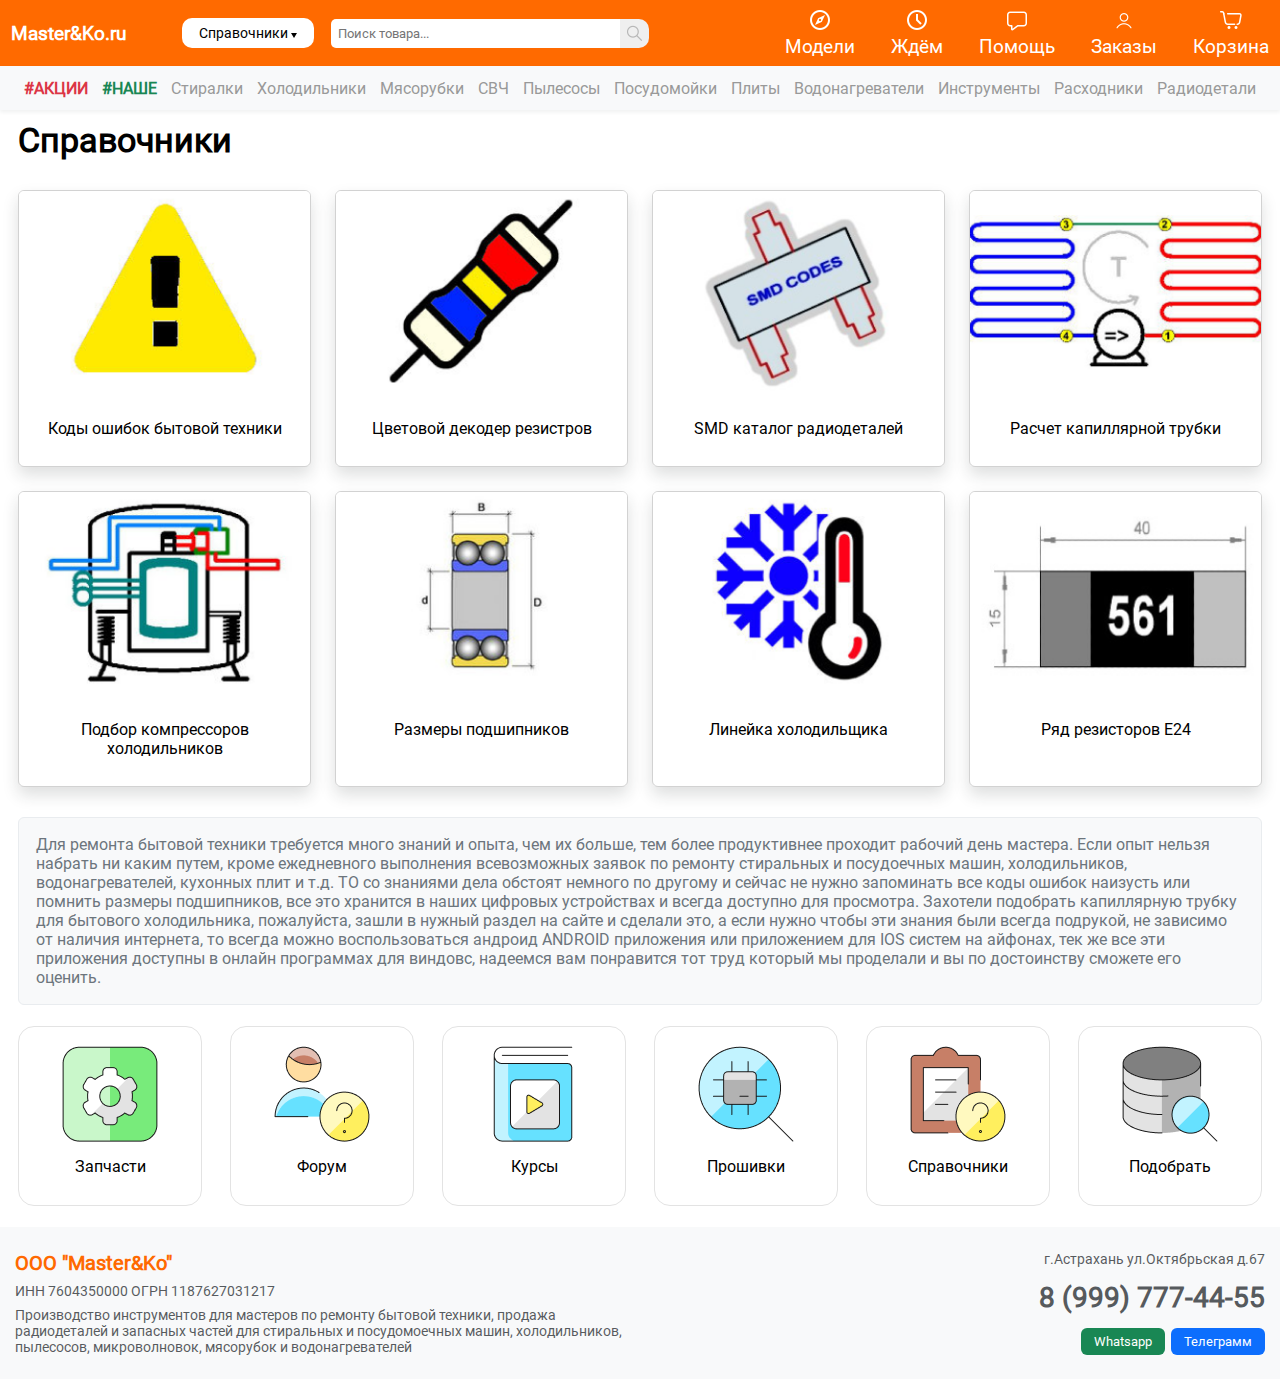
<file: page-2/page-2.html>
<!DOCTYPE html>
<html lang="en">
<head>
    <meta charset="UTF-8">
    <meta name="viewport" content="width=device-width, initial-scale=1.0">
    <title>Справочники</title>
    <link rel="stylesheet" href="style.css">
</head>
<body>
    <header class="header">
        <div class="header_container_1">
            <div class="header_container_1_1">
                <div class="header_container_1_1_1">
                    <h1>Master&Ko.ru</h1>
                    <div class="header_container_1_1_1_1">
                        <div class="dropdown">
                            <button class="dropbtn">
                                Справочники
                                <svg width="6" height="5" viewBox="0 0 6 5" fill="none" xmlns="http://www.w3.org/2000/svg">
                                    <path d="M0 0H6L3 5L0 0Z" fill="black"/>
                                </svg>
                            </button>
                            <div class="dropdown-content">
                              <a href="../docs/index.html">Запчасти</a>
                              <a href="../page-2/page-2.html">Справочники</a>
                              <a href="../page-3/page-3.html">Форум</a>
                            </div>
                        </div>
                        <div class="header_container_1_1_1_1_input">
                            <input type="text" placeholder="Поиск товара...">
                            <button type="submit">
                                <img src="../img/icons8-search-19.png">
                            </button>
                        </div>
                    </div>
                    <div class="header_container_1_1_1_2">
                        <div class="header_container_1_1_1_2_item">
                            <img src="../img/icons8-compass-24.png">
                            <p>Модели</p>
                        </div>
                        <div class="header_container_1_1_1_2_item">
                            <img src="../img/icons8-clock-24.png">
                            <p>Ждём</p>
                        </div>
                        <div class="header_container_1_1_1_2_item">
                            <img src="../img/icons8-message-24.png">
                            <p>Помощь</p>
                        </div>
                        <div class="header_container_1_1_1_2_item">
                            <img src="../img/icons8-person-24.png">
                            <p>Заказы</p>
                        </div>
                        <div class="header_container_1_1_1_2_item">
                            <img src="../img/icons8-cart-24.png">
                            <p>Корзина</p>
                        </div>
                    </div>
                </div>
            </div>
            <div class="header_container_1_2">
                <div class="header_container_1_2_1">
                    <p>#АКЦИИ</p>
                    <p>#НАШЕ</p>
                    <p>Стиралки</p>
                    <p>Холодильники</p>
                    <p>Мясорубки</p>
                    <p>СВЧ</p>
                    <p>Пылесосы</p>
                    <p>Посудомойки</p>
                    <p>Плиты</p>
                    <p>Водонагреватели</p>
                    <p>Инструменты</p>
                    <p>Расходники</p>
                    <p>Радиодетали</p>
                </div>
            </div>
            <div class="header_container_1_1_1_1_input_none">
                <input type="text" placeholder="Поиск товара...">
                <button type="submit">
                    <img src="../img/icons8-search-19.png">
                </button>
            </div>
        </div>
    </header>
    <main class="main">
        <section class="section-1">
            <div class="section-1-container-1">
                <div class="section-1-container-1-1">
                    <h1>Справочники</h1>
                    <div class="section-1-container-1-1-items">
                        <div class="section-1-container-1-1-items_1">
                            <div class="section-1-container-1-1-item">
                                <img src="../img/63.png">
                                <p>Коды ошибок бытовой техники</p>
                            </div>
                            <div class="section-1-container-1-1-item">
                                <img src="../img/64.png">
                                <p>Цветовой декодер резистров</p>
                            </div>
                            <div class="section-1-container-1-1-item">
                                <img src="../img/65.png">
                                <p>SMD каталог радиодеталей</p>
                            </div>
                            <div class="section-1-container-1-1-item">
                                <img src="../img/66.png">
                                <p>Расчет капиллярной трубки</p>
                            </div>
                        </div>
                        <div class="section-1-container-1-1-items_2">
                            <div class="section-1-container-1-1-item">
                                <img src="../img/67.png">
                                <p>Подбор компрессоров холодильников</p>
                            </div>
                            <div class="section-1-container-1-1-item">
                                <img src="../img/68.png">
                                <p>Размеры подшипников</p>
                            </div>
                            <div class="section-1-container-1-1-item">
                                <img src="../img/69.png">
                                <p>Линейка холодильщика</p>
                            </div>
                            <div class="section-1-container-1-1-item">
                                <img src="../img/70.png">
                                <p>Ряд резисторов E24</p>
                            </div>
                        </div>
                    </div>
                    <p class="section-1-item_text">Для ремонта бытовой техники требуется много знаний и опыта, чем их больше, тем более продуктивнее проходит рабочий день мастера. Если опыт нельзя набрать ни каким путем, кроме ежедневного выполнения всевозможных заявок по ремонту стиральных и посудоечных машин, холодильников, водонагревателей, кухонных плит и т.д. ТО со знаниями дела обстоят немного по другому и сейчас не нужно запоминать все коды ошибок наизусть или помнить размеры подшипников, все это хранится в наших цифровых устройствах и всегда доступно для просмотра. Захотели подобрать капиллярную трубку для бытового холодильника, пожалуйста, зашли в нужный раздел на сайте и сделали это, а если нужно чтобы эти знания были всегда подрукой, не зависимо от наличия интернета, то всегда можно воспользоваться андроид ANDROID приложения или приложением для IOS систем на айфонах, тек же все эти приложения доступны в онлайн программах для виндовс, надеемся вам понравится тот труд который мы проделали и вы по достоинству сможете его оценить.</p>
                </div>
            </div>
            <div class="section-1-container-2">
                <div class="section-1-container-2-1">
                    <div class="section-1-container-2-1-1">
                        <img src="../img/IMAGE.png">
                        <p>Запчасти</p>
                    </div>
                    <div class="section-1-container-2-1-1">
                        <img src="../img/IMAGE (1).png">
                        <p>Форум</p>
                    </div>
                    <div class="section-1-container-2-1-1">
                        <img src="../img/IMAGE (2).png">
                        <p>Курсы</p>
                    </div>
                    <div class="section-1-container-2-1-1">
                        <img src="../img/IMAGE (3).png">
                        <p>Прошивки</p>
                    </div>
                    <div class="section-1-container-2-1-1">
                        <img src="../img/IMAGE (4).png">
                        <p>Справочники</p>
                    </div>
                    <div class="section-1-container-2-1-1">
                        <img src="../img/IMAGE (5).png">
                        <p>Подобрать</p>
                    </div>
                </div>
            </div>
        </section>
    </main>
    <footer class="footer">
        <div class="footer_container_1">
            <div class="footer_container_1_1">
                <h1>ООО "Master&Ko"</h1>
                <p>ИНН 7604350000 ОГРН 1187627031217</p>
                <p>Производство инструментов для мастеров по ремонту бытовой техники, продажа радиодеталей и запасных частей для стиральных и посудомоечных машин, холодильников, пылесосов, микроволновок, мясорубок и водонагревателей</p>
            </div>
            <div class="footer_container_1_2">
                <p>г.Астрахань ул.Октябрьская д.67</p>
                <h1>8 (999) 777-44-55</h1>
                <div class="footer_container_1_2_btn">
                    <button>Whatsapp</button>
                    <button>Телеграмм</button>
                </div>
            </div>
        </div>
    </footer>
</body>
</html>
</file>
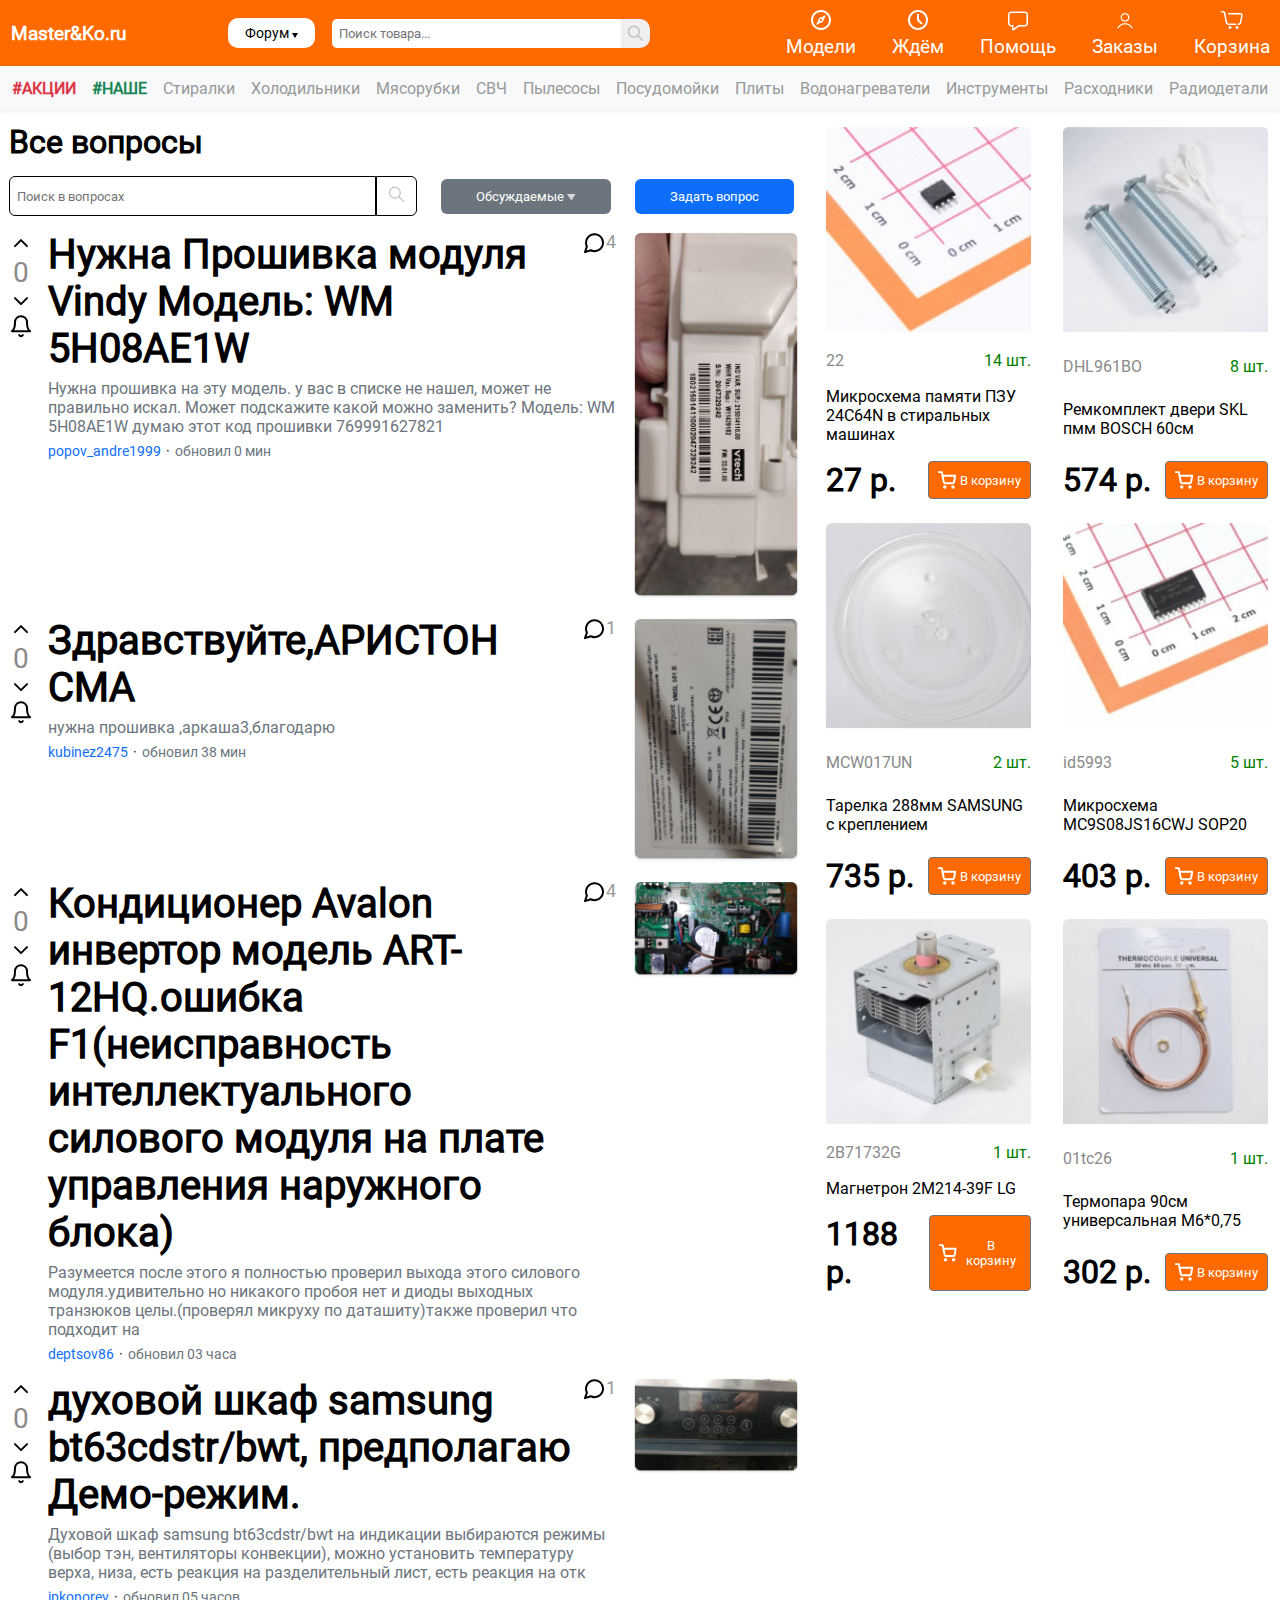
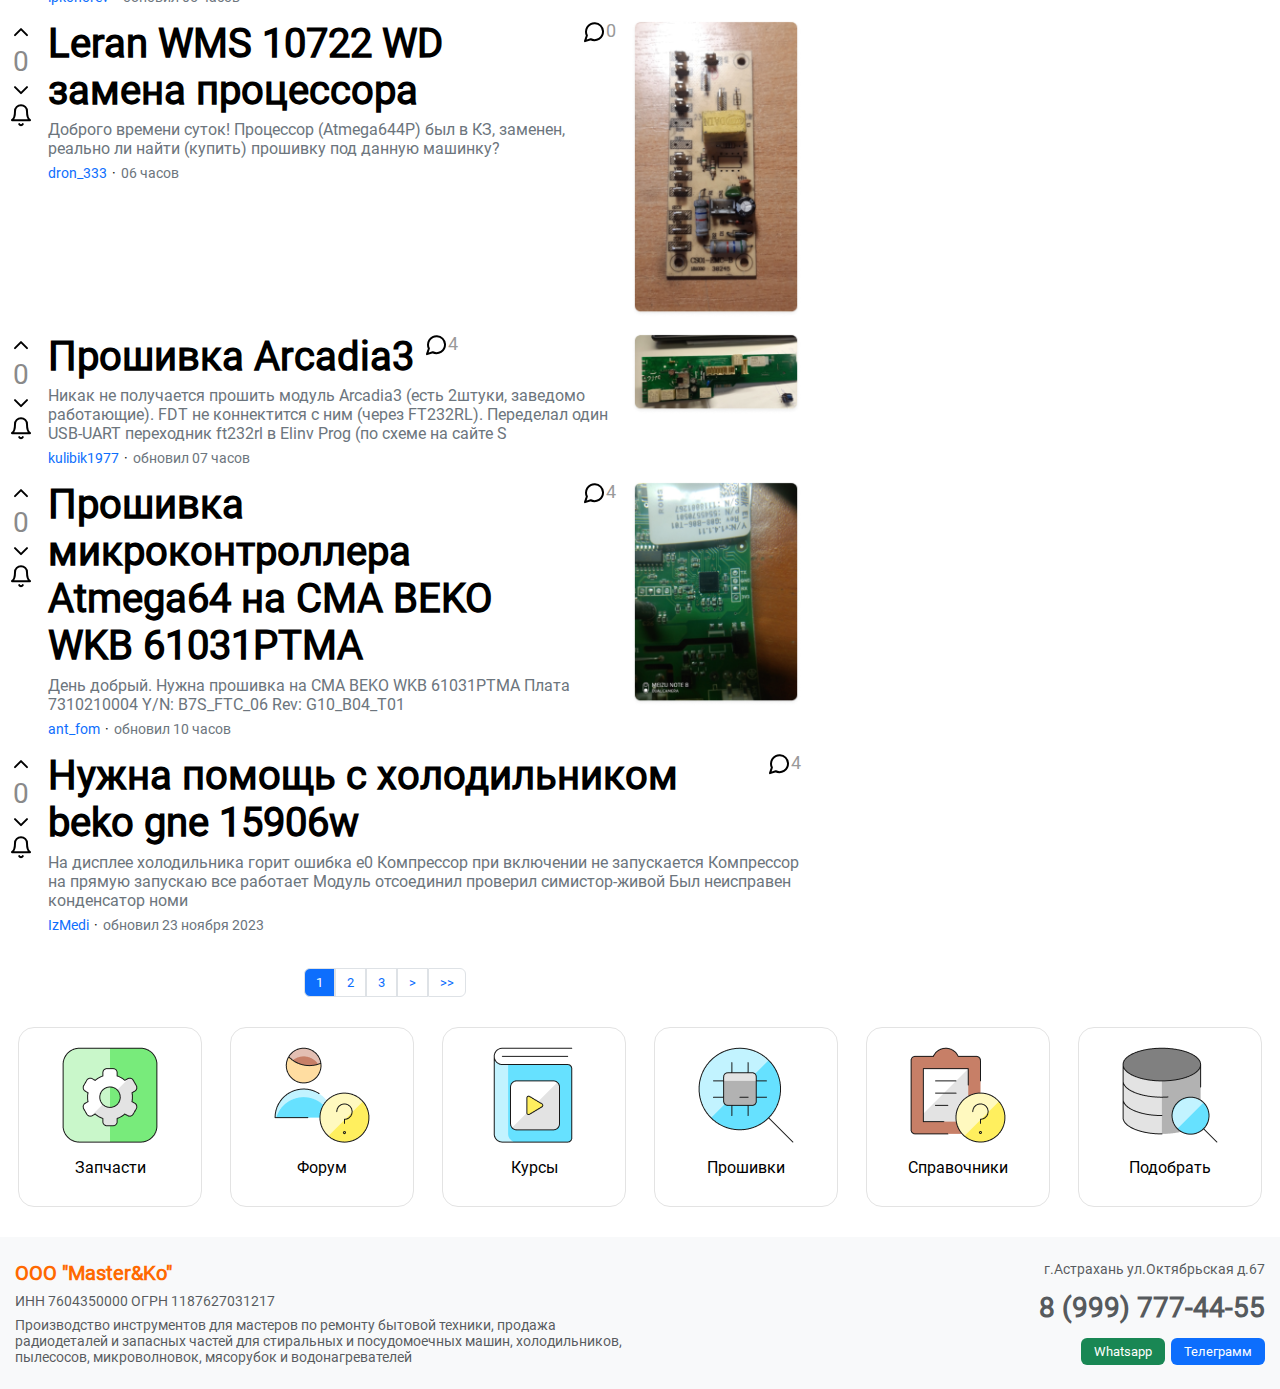
<file: page-3/page-3.html>
<!DOCTYPE html>
<html lang="en">
<head>
    <meta charset="UTF-8">
    <meta name="viewport" content="width=device-width, initial-scale=1.0">
    <title>Форум</title>
    <link rel="stylesheet" href="style.css">
</head>
<body>
    <header class="header">
        <div class="header_container_1">
            <div class="header_container_1_1">
                <div class="header_container_1_1_1">
                    <h1>Master&Ko.ru</h1>
                    <div class="header_container_1_1_1_1">
                        <div class="dropdown">
                            <button class="dropbtn">
                                Форум
                                <svg width="6" height="5" viewBox="0 0 6 5" fill="none" xmlns="http://www.w3.org/2000/svg">
                                    <path d="M0 0H6L3 5L0 0Z" fill="black"/>
                                </svg>
                            </button>
                            <div class="dropdown-content">
                              <a href="../docs/index.html">Запчасти</a>
                              <a href="../page-2/page-2.html">Справочники</a>
                              <a href="../page-3/page-3.html">Форум</a>
                            </div>
                        </div>
                        <div class="header_container_1_1_1_1_input">
                            <input type="text" placeholder="Поиск товара...">
                            <button type="submit">
                                <img src="../img/icons8-search-19.png">
                            </button>
                        </div>
                    </div>
                    <div class="header_container_1_1_1_2">
                        <div class="header_container_1_1_1_2_item">
                            <img src="../img/icons8-compass-24.png">
                            <p>Модели</p>
                        </div>
                        <div class="header_container_1_1_1_2_item">
                            <img src="../img/icons8-clock-24.png">
                            <p>Ждём</p>
                        </div>
                        <div class="header_container_1_1_1_2_item">
                            <img src="../img/icons8-message-24.png">
                            <p>Помощь</p>
                        </div>
                        <div class="header_container_1_1_1_2_item">
                            <img src="../img/icons8-person-24.png">
                            <p>Заказы</p>
                        </div>
                        <div class="header_container_1_1_1_2_item">
                            <img src="../img/icons8-cart-24.png">
                            <p>Корзина</p>
                        </div>
                    </div>
                </div>
            </div>
            <div class="header_container_1_2">
                <div class="header_container_1_2_1">
                    <p>#АКЦИИ</p>
                    <p>#НАШЕ</p>
                    <p>Стиралки</p>
                    <p>Холодильники</p>
                    <p>Мясорубки</p>
                    <p>СВЧ</p>
                    <p>Пылесосы</p>
                    <p>Посудомойки</p>
                    <p>Плиты</p>
                    <p>Водонагреватели</p>
                    <p>Инструменты</p>
                    <p>Расходники</p>
                    <p>Радиодетали</p>
                </div>
            </div>
            <div class="header_container_1_1_1_1_input_none">
                <input type="text" placeholder="Поиск товара...">
                <button type="submit">
                    <img src="../img/icons8-search-19.png">
                </button>
            </div>
        </div>
    </header>
    <main class="main">
        <section class="section-1">
            <div class="section-1-container-1">
                <div class="section-1-container-1-1">
                    <div class="section-1-container-1-1-1">
                        <h1>Все вопросы</h1>
                        <div class="section-1-container-1-1-1_input">
                            <div class="section-1-container-1-1-1_input-text">
                                <input type="text" placeholder="Поиск в вопросах">
                                <button type="submit">
                                    <img src="../img/icons8-search-19.png">
                                </button>
                            </div>
                            <div class="section-1-container-1-1-1_input-btn">
                                <button>
                                    Обсуждаемые
                                    <svg width="9" height="7" viewBox="0 0 9 7" fill="none" xmlns="http://www.w3.org/2000/svg">
                                        <path d="M0 0H8.5L4.5 6.5L0 0Z" fill="#D9D9D9"/>
                                    </svg>
                                </button>
                                <button>
                                    Задать вопрос
                                </button>
                            </div>
                        </div>
                        <div class="section-1-container-1-1-1-1">
                            <div class="section-1-container-1-1-1-1-review-text-group">
                                <div class="section-1-container-1-1-1-1-review">
                                    <svg width="24" height="25" viewBox="0 0 24 25" fill="none" xmlns="http://www.w3.org/2000/svg">
                                        <path d="M18 15.1562L12 9.15625L6 15.1562" stroke="black" stroke-width="2" stroke-linecap="round" stroke-linejoin="round"/>
                                    </svg>
                                    <p>0</p>
                                    <svg width="24" height="25" viewBox="0 0 24 25" fill="none" xmlns="http://www.w3.org/2000/svg">
                                        <path d="M6 9.15625L12 15.1562L18 9.15625" stroke="black" stroke-width="2" stroke-linecap="round" stroke-linejoin="round"/>
                                    </svg>
                                    <svg width="24" height="25" viewBox="0 0 24 25" fill="none" xmlns="http://www.w3.org/2000/svg">
                                        <path d="M18 8.15625C18 6.56495 17.3679 5.03883 16.2426 3.91361C15.1174 2.78839 13.5913 2.15625 12 2.15625C10.4087 2.15625 8.88258 2.78839 7.75736 3.91361C6.63214 5.03883 6 6.56495 6 8.15625C6 15.1562 3 17.1562 3 17.1562H21C21 17.1562 18 15.1562 18 8.15625Z" stroke="black" stroke-width="2" stroke-linecap="round" stroke-linejoin="round"/>
                                        <path d="M13.73 21.1562C13.5542 21.4593 13.3018 21.7109 12.9982 21.8858C12.6946 22.0607 12.3504 22.1527 12 22.1527C11.6496 22.1527 11.3054 22.0607 11.0018 21.8858C10.6981 21.7109 10.4458 21.4593 10.27 21.1562" stroke="black" stroke-width="2" stroke-linecap="round" stroke-linejoin="round"/>
                                    </svg>
                                </div>
                                <div class="section-1-container-1-1-1-1-review-text">
                                    <div class="review_caption">
                                        <h1>Нужна Прошивка модуля Vindy Модель: WM 5H08AE1W</h1>
                                        <div class="answer_svg">
                                            <svg width="24" height="25" viewBox="0 0 24 25" fill="none" xmlns="http://www.w3.org/2000/svg">
                                                <path d="M21 11.6562C21.0034 12.9761 20.6951 14.2781 20.1 15.4562C19.3944 16.868 18.3098 18.0554 16.9674 18.8855C15.6251 19.7156 14.0782 20.1556 12.5 20.1562C11.1801 20.1597 9.87812 19.8513 8.7 19.2562L3 21.1562L4.9 15.4562C4.30493 14.2781 3.99656 12.9761 4 11.6562C4.00061 10.078 4.44061 8.5311 5.27072 7.1888C6.10083 5.8465 7.28825 4.76182 8.7 4.05625C9.87812 3.46118 11.1801 3.15281 12.5 3.15625H13C15.0843 3.27124 17.053 4.15101 18.5291 5.62711C20.0052 7.1032 20.885 9.0719 21 11.1562V11.6562Z" stroke="black" stroke-width="2" stroke-linecap="round" stroke-linejoin="round"/>
                                            </svg>
                                            <p>4</p>
                                        </div>
                                    </div>
                                    <p class="review-p">Нужна прошивка на эту модель. у вас в списке не нашел, может не правильно искал. Может подскажите какой можно заменить? Модель: WM 5H08AE1W думаю этот код прошивки 769991627821</p>
                                    <div class="section-1-container-1-1-1-1-review-profile">
                                        <p>popov_andre1999</p>
                                        <p>·</p>
                                        <p>обновил 0 мин</p>
                                    </div>
                                </div>
                            </div>
                            <img src="../img/71.png">
                        </div>
                        <div class="section-1-container-1-1-1-1">
                            <div class="section-1-container-1-1-1-1-review-text-group">
                                <div class="section-1-container-1-1-1-1-review">
                                    <svg width="24" height="25" viewBox="0 0 24 25" fill="none" xmlns="http://www.w3.org/2000/svg">
                                        <path d="M18 15.1562L12 9.15625L6 15.1562" stroke="black" stroke-width="2" stroke-linecap="round" stroke-linejoin="round"/>
                                    </svg>
                                    <p>0</p>
                                    <svg width="24" height="25" viewBox="0 0 24 25" fill="none" xmlns="http://www.w3.org/2000/svg">
                                        <path d="M6 9.15625L12 15.1562L18 9.15625" stroke="black" stroke-width="2" stroke-linecap="round" stroke-linejoin="round"/>
                                    </svg>
                                    <svg width="24" height="25" viewBox="0 0 24 25" fill="none" xmlns="http://www.w3.org/2000/svg">
                                        <path d="M18 8.15625C18 6.56495 17.3679 5.03883 16.2426 3.91361C15.1174 2.78839 13.5913 2.15625 12 2.15625C10.4087 2.15625 8.88258 2.78839 7.75736 3.91361C6.63214 5.03883 6 6.56495 6 8.15625C6 15.1562 3 17.1562 3 17.1562H21C21 17.1562 18 15.1562 18 8.15625Z" stroke="black" stroke-width="2" stroke-linecap="round" stroke-linejoin="round"/>
                                        <path d="M13.73 21.1562C13.5542 21.4593 13.3018 21.7109 12.9982 21.8858C12.6946 22.0607 12.3504 22.1527 12 22.1527C11.6496 22.1527 11.3054 22.0607 11.0018 21.8858C10.6981 21.7109 10.4458 21.4593 10.27 21.1562" stroke="black" stroke-width="2" stroke-linecap="round" stroke-linejoin="round"/>
                                    </svg>
                                </div>
                                <div class="section-1-container-1-1-1-1-review-text">
                                    <div class="review_caption">
                                        <h1>Здравствуйте,АРИСТОН СМА</h1>
                                        <div class="answer_svg">
                                            <svg width="24" height="25" viewBox="0 0 24 25" fill="none" xmlns="http://www.w3.org/2000/svg">
                                                <path d="M21 11.6562C21.0034 12.9761 20.6951 14.2781 20.1 15.4562C19.3944 16.868 18.3098 18.0554 16.9674 18.8855C15.6251 19.7156 14.0782 20.1556 12.5 20.1562C11.1801 20.1597 9.87812 19.8513 8.7 19.2562L3 21.1562L4.9 15.4562C4.30493 14.2781 3.99656 12.9761 4 11.6562C4.00061 10.078 4.44061 8.5311 5.27072 7.1888C6.10083 5.8465 7.28825 4.76182 8.7 4.05625C9.87812 3.46118 11.1801 3.15281 12.5 3.15625H13C15.0843 3.27124 17.053 4.15101 18.5291 5.62711C20.0052 7.1032 20.885 9.0719 21 11.1562V11.6562Z" stroke="black" stroke-width="2" stroke-linecap="round" stroke-linejoin="round"/>
                                            </svg>
                                            <p>1</p>
                                        </div>
                                    </div>
                                    <p class="review-p">нужна прошивка ,аркаша3,благодарю</p>
                                    <div class="section-1-container-1-1-1-1-review-profile">
                                        <p>kubinez2475</p>
                                        <p>·</p>
                                        <p>обновил 38 мин</p>
                                    </div>
                                </div>
                            </div>
                            <img src="../img/72.png">
                        </div>
                        <div class="section-1-container-1-1-1-1">
                            <div class="section-1-container-1-1-1-1-review-text-group">
                                <div class="section-1-container-1-1-1-1-review">
                                    <svg width="24" height="25" viewBox="0 0 24 25" fill="none" xmlns="http://www.w3.org/2000/svg">
                                        <path d="M18 15.1562L12 9.15625L6 15.1562" stroke="black" stroke-width="2" stroke-linecap="round" stroke-linejoin="round"/>
                                    </svg>
                                    <p>0</p>
                                    <svg width="24" height="25" viewBox="0 0 24 25" fill="none" xmlns="http://www.w3.org/2000/svg">
                                        <path d="M6 9.15625L12 15.1562L18 9.15625" stroke="black" stroke-width="2" stroke-linecap="round" stroke-linejoin="round"/>
                                    </svg>
                                    <svg width="24" height="25" viewBox="0 0 24 25" fill="none" xmlns="http://www.w3.org/2000/svg">
                                        <path d="M18 8.15625C18 6.56495 17.3679 5.03883 16.2426 3.91361C15.1174 2.78839 13.5913 2.15625 12 2.15625C10.4087 2.15625 8.88258 2.78839 7.75736 3.91361C6.63214 5.03883 6 6.56495 6 8.15625C6 15.1562 3 17.1562 3 17.1562H21C21 17.1562 18 15.1562 18 8.15625Z" stroke="black" stroke-width="2" stroke-linecap="round" stroke-linejoin="round"/>
                                        <path d="M13.73 21.1562C13.5542 21.4593 13.3018 21.7109 12.9982 21.8858C12.6946 22.0607 12.3504 22.1527 12 22.1527C11.6496 22.1527 11.3054 22.0607 11.0018 21.8858C10.6981 21.7109 10.4458 21.4593 10.27 21.1562" stroke="black" stroke-width="2" stroke-linecap="round" stroke-linejoin="round"/>
                                    </svg>
                                </div>
                                <div class="section-1-container-1-1-1-1-review-text">
                                    <div class="review_caption">
                                        <h1>Кондиционер Avalon инвертор модель ART-12HQ.ошибка F1(неисправность интеллектуального силового модуля на плате управления наружного блока)</h1>
                                        <div class="answer_svg">
                                            <svg width="24" height="25" viewBox="0 0 24 25" fill="none" xmlns="http://www.w3.org/2000/svg">
                                                <path d="M21 11.6562C21.0034 12.9761 20.6951 14.2781 20.1 15.4562C19.3944 16.868 18.3098 18.0554 16.9674 18.8855C15.6251 19.7156 14.0782 20.1556 12.5 20.1562C11.1801 20.1597 9.87812 19.8513 8.7 19.2562L3 21.1562L4.9 15.4562C4.30493 14.2781 3.99656 12.9761 4 11.6562C4.00061 10.078 4.44061 8.5311 5.27072 7.1888C6.10083 5.8465 7.28825 4.76182 8.7 4.05625C9.87812 3.46118 11.1801 3.15281 12.5 3.15625H13C15.0843 3.27124 17.053 4.15101 18.5291 5.62711C20.0052 7.1032 20.885 9.0719 21 11.1562V11.6562Z" stroke="black" stroke-width="2" stroke-linecap="round" stroke-linejoin="round"/>
                                            </svg>
                                            <p>4</p>
                                        </div>
                                    </div>
                                    <p class="review-p">Разумеется после этого я полностью проверил выхода этого силового модуля.удивительно но никакого пробоя нет и диоды выходных транзюков целы.(проверял микруху по даташиту)также проверил что подходит на</p>
                                    <div class="section-1-container-1-1-1-1-review-profile">
                                        <p>deptsov86</p>
                                        <p>·</p>
                                        <p>обновил 03 часа</p>
                                    </div>
                                </div>
                            </div>
                            <img src="../img/73.png">
                        </div>
                        <div class="section-1-container-1-1-1-1">
                            <div class="section-1-container-1-1-1-1-review-text-group">
                                <div class="section-1-container-1-1-1-1-review">
                                    <svg width="24" height="25" viewBox="0 0 24 25" fill="none" xmlns="http://www.w3.org/2000/svg">
                                        <path d="M18 15.1562L12 9.15625L6 15.1562" stroke="black" stroke-width="2" stroke-linecap="round" stroke-linejoin="round"/>
                                    </svg>
                                    <p>0</p>
                                    <svg width="24" height="25" viewBox="0 0 24 25" fill="none" xmlns="http://www.w3.org/2000/svg">
                                        <path d="M6 9.15625L12 15.1562L18 9.15625" stroke="black" stroke-width="2" stroke-linecap="round" stroke-linejoin="round"/>
                                    </svg>
                                    <svg width="24" height="25" viewBox="0 0 24 25" fill="none" xmlns="http://www.w3.org/2000/svg">
                                        <path d="M18 8.15625C18 6.56495 17.3679 5.03883 16.2426 3.91361C15.1174 2.78839 13.5913 2.15625 12 2.15625C10.4087 2.15625 8.88258 2.78839 7.75736 3.91361C6.63214 5.03883 6 6.56495 6 8.15625C6 15.1562 3 17.1562 3 17.1562H21C21 17.1562 18 15.1562 18 8.15625Z" stroke="black" stroke-width="2" stroke-linecap="round" stroke-linejoin="round"/>
                                        <path d="M13.73 21.1562C13.5542 21.4593 13.3018 21.7109 12.9982 21.8858C12.6946 22.0607 12.3504 22.1527 12 22.1527C11.6496 22.1527 11.3054 22.0607 11.0018 21.8858C10.6981 21.7109 10.4458 21.4593 10.27 21.1562" stroke="black" stroke-width="2" stroke-linecap="round" stroke-linejoin="round"/>
                                    </svg>
                                </div>
                                <div class="section-1-container-1-1-1-1-review-text">
                                    <div class="review_caption">
                                        <h1>духовой шкаф samsung bt63cdstr/bwt, предполагаю Демо-режим.</h1>
                                        <div class="answer_svg">
                                            <svg width="24" height="25" viewBox="0 0 24 25" fill="none" xmlns="http://www.w3.org/2000/svg">
                                                <path d="M21 11.6562C21.0034 12.9761 20.6951 14.2781 20.1 15.4562C19.3944 16.868 18.3098 18.0554 16.9674 18.8855C15.6251 19.7156 14.0782 20.1556 12.5 20.1562C11.1801 20.1597 9.87812 19.8513 8.7 19.2562L3 21.1562L4.9 15.4562C4.30493 14.2781 3.99656 12.9761 4 11.6562C4.00061 10.078 4.44061 8.5311 5.27072 7.1888C6.10083 5.8465 7.28825 4.76182 8.7 4.05625C9.87812 3.46118 11.1801 3.15281 12.5 3.15625H13C15.0843 3.27124 17.053 4.15101 18.5291 5.62711C20.0052 7.1032 20.885 9.0719 21 11.1562V11.6562Z" stroke="black" stroke-width="2" stroke-linecap="round" stroke-linejoin="round"/>
                                            </svg>
                                            <p>1</p>
                                        </div>
                                    </div>
                                    <p class="review-p">Духовой шкаф samsung bt63cdstr/bwt на индикации выбираются режимы (выбор тэн, вентиляторы конвекции), можно установить температуру верха, низа, есть реакция на разделительный лист, есть реакция на отк</p>
                                    <div class="section-1-container-1-1-1-1-review-profile">
                                        <p>ipkonorev</p>
                                        <p>·</p>
                                        <p>обновил 05 часов</p>
                                    </div>
                                </div>
                            </div>
                            <img src="../img/74.png">
                        </div>
                        <div class="section-1-container-1-1-1-1">
                            <div class="section-1-container-1-1-1-1-review-text-group">
                                <div class="section-1-container-1-1-1-1-review">
                                    <svg width="24" height="25" viewBox="0 0 24 25" fill="none" xmlns="http://www.w3.org/2000/svg">
                                        <path d="M18 15.1562L12 9.15625L6 15.1562" stroke="black" stroke-width="2" stroke-linecap="round" stroke-linejoin="round"/>
                                    </svg>
                                    <p>0</p>
                                    <svg width="24" height="25" viewBox="0 0 24 25" fill="none" xmlns="http://www.w3.org/2000/svg">
                                        <path d="M6 9.15625L12 15.1562L18 9.15625" stroke="black" stroke-width="2" stroke-linecap="round" stroke-linejoin="round"/>
                                    </svg>
                                    <svg width="24" height="25" viewBox="0 0 24 25" fill="none" xmlns="http://www.w3.org/2000/svg">
                                        <path d="M18 8.15625C18 6.56495 17.3679 5.03883 16.2426 3.91361C15.1174 2.78839 13.5913 2.15625 12 2.15625C10.4087 2.15625 8.88258 2.78839 7.75736 3.91361C6.63214 5.03883 6 6.56495 6 8.15625C6 15.1562 3 17.1562 3 17.1562H21C21 17.1562 18 15.1562 18 8.15625Z" stroke="black" stroke-width="2" stroke-linecap="round" stroke-linejoin="round"/>
                                        <path d="M13.73 21.1562C13.5542 21.4593 13.3018 21.7109 12.9982 21.8858C12.6946 22.0607 12.3504 22.1527 12 22.1527C11.6496 22.1527 11.3054 22.0607 11.0018 21.8858C10.6981 21.7109 10.4458 21.4593 10.27 21.1562" stroke="black" stroke-width="2" stroke-linecap="round" stroke-linejoin="round"/>
                                    </svg>
                                </div>
                                <div class="section-1-container-1-1-1-1-review-text">
                                    <div class="review_caption">
                                        <h1>Leran WMS 10722 WD замена процессора</h1>
                                        <div class="answer_svg">
                                            <svg width="24" height="25" viewBox="0 0 24 25" fill="none" xmlns="http://www.w3.org/2000/svg">
                                                <path d="M21 11.6562C21.0034 12.9761 20.6951 14.2781 20.1 15.4562C19.3944 16.868 18.3098 18.0554 16.9674 18.8855C15.6251 19.7156 14.0782 20.1556 12.5 20.1562C11.1801 20.1597 9.87812 19.8513 8.7 19.2562L3 21.1562L4.9 15.4562C4.30493 14.2781 3.99656 12.9761 4 11.6562C4.00061 10.078 4.44061 8.5311 5.27072 7.1888C6.10083 5.8465 7.28825 4.76182 8.7 4.05625C9.87812 3.46118 11.1801 3.15281 12.5 3.15625H13C15.0843 3.27124 17.053 4.15101 18.5291 5.62711C20.0052 7.1032 20.885 9.0719 21 11.1562V11.6562Z" stroke="black" stroke-width="2" stroke-linecap="round" stroke-linejoin="round"/>
                                            </svg>
                                            <p>0</p>
                                        </div>
                                    </div>
                                    <p class="review-p">Доброго времени суток! Процессор (Atmega644P) был в КЗ, заменен, реально ли найти (купить) прошивку под данную машинку?</p>
                                    <div class="section-1-container-1-1-1-1-review-profile">
                                        <p>dron_333</p>
                                        <p>·</p>
                                        <p>06 часов</p>
                                    </div>
                                </div>
                            </div>
                            <img src="../img/75.png">
                        </div>
                        <div class="section-1-container-1-1-1-1">
                            <div class="section-1-container-1-1-1-1-review-text-group">
                                <div class="section-1-container-1-1-1-1-review">
                                    <svg width="24" height="25" viewBox="0 0 24 25" fill="none" xmlns="http://www.w3.org/2000/svg">
                                        <path d="M18 15.1562L12 9.15625L6 15.1562" stroke="black" stroke-width="2" stroke-linecap="round" stroke-linejoin="round"/>
                                    </svg>
                                    <p>0</p>
                                    <svg width="24" height="25" viewBox="0 0 24 25" fill="none" xmlns="http://www.w3.org/2000/svg">
                                        <path d="M6 9.15625L12 15.1562L18 9.15625" stroke="black" stroke-width="2" stroke-linecap="round" stroke-linejoin="round"/>
                                    </svg>
                                    <svg width="24" height="25" viewBox="0 0 24 25" fill="none" xmlns="http://www.w3.org/2000/svg">
                                        <path d="M18 8.15625C18 6.56495 17.3679 5.03883 16.2426 3.91361C15.1174 2.78839 13.5913 2.15625 12 2.15625C10.4087 2.15625 8.88258 2.78839 7.75736 3.91361C6.63214 5.03883 6 6.56495 6 8.15625C6 15.1562 3 17.1562 3 17.1562H21C21 17.1562 18 15.1562 18 8.15625Z" stroke="black" stroke-width="2" stroke-linecap="round" stroke-linejoin="round"/>
                                        <path d="M13.73 21.1562C13.5542 21.4593 13.3018 21.7109 12.9982 21.8858C12.6946 22.0607 12.3504 22.1527 12 22.1527C11.6496 22.1527 11.3054 22.0607 11.0018 21.8858C10.6981 21.7109 10.4458 21.4593 10.27 21.1562" stroke="black" stroke-width="2" stroke-linecap="round" stroke-linejoin="round"/>
                                    </svg>
                                </div>
                                <div class="section-1-container-1-1-1-1-review-text">
                                    <div class="review_caption">
                                        <h1>Прошивка Arcadia3</h1>
                                        <div class="answer_svg">
                                            <svg width="24" height="25" viewBox="0 0 24 25" fill="none" xmlns="http://www.w3.org/2000/svg">
                                                <path d="M21 11.6562C21.0034 12.9761 20.6951 14.2781 20.1 15.4562C19.3944 16.868 18.3098 18.0554 16.9674 18.8855C15.6251 19.7156 14.0782 20.1556 12.5 20.1562C11.1801 20.1597 9.87812 19.8513 8.7 19.2562L3 21.1562L4.9 15.4562C4.30493 14.2781 3.99656 12.9761 4 11.6562C4.00061 10.078 4.44061 8.5311 5.27072 7.1888C6.10083 5.8465 7.28825 4.76182 8.7 4.05625C9.87812 3.46118 11.1801 3.15281 12.5 3.15625H13C15.0843 3.27124 17.053 4.15101 18.5291 5.62711C20.0052 7.1032 20.885 9.0719 21 11.1562V11.6562Z" stroke="black" stroke-width="2" stroke-linecap="round" stroke-linejoin="round"/>
                                            </svg>
                                            <p>4</p>
                                        </div>
                                    </div>
                                    <p class="review-p">Никак не получается прошить модуль Arcadia3 (есть 2штуки, заведомо работающие). FDT не коннектится с ним (через FT232RL). Переделал один USB-UART переходник ft232rl в Elinv Prog (по схеме на сайте S</p>
                                    <div class="section-1-container-1-1-1-1-review-profile">
                                        <p>kulibik1977</p>
                                        <p>·</p>
                                        <p>обновил 07 часов</p>
                                    </div>
                                </div>
                            </div>
                            <img src="../img/76.png">
                        </div>
                        <div class="section-1-container-1-1-1-1">
                            <div class="section-1-container-1-1-1-1-review-text-group">
                                <div class="section-1-container-1-1-1-1-review">
                                    <svg width="24" height="25" viewBox="0 0 24 25" fill="none" xmlns="http://www.w3.org/2000/svg">
                                        <path d="M18 15.1562L12 9.15625L6 15.1562" stroke="black" stroke-width="2" stroke-linecap="round" stroke-linejoin="round"/>
                                    </svg>
                                    <p>0</p>
                                    <svg width="24" height="25" viewBox="0 0 24 25" fill="none" xmlns="http://www.w3.org/2000/svg">
                                        <path d="M6 9.15625L12 15.1562L18 9.15625" stroke="black" stroke-width="2" stroke-linecap="round" stroke-linejoin="round"/>
                                    </svg>
                                    <svg width="24" height="25" viewBox="0 0 24 25" fill="none" xmlns="http://www.w3.org/2000/svg">
                                        <path d="M18 8.15625C18 6.56495 17.3679 5.03883 16.2426 3.91361C15.1174 2.78839 13.5913 2.15625 12 2.15625C10.4087 2.15625 8.88258 2.78839 7.75736 3.91361C6.63214 5.03883 6 6.56495 6 8.15625C6 15.1562 3 17.1562 3 17.1562H21C21 17.1562 18 15.1562 18 8.15625Z" stroke="black" stroke-width="2" stroke-linecap="round" stroke-linejoin="round"/>
                                        <path d="M13.73 21.1562C13.5542 21.4593 13.3018 21.7109 12.9982 21.8858C12.6946 22.0607 12.3504 22.1527 12 22.1527C11.6496 22.1527 11.3054 22.0607 11.0018 21.8858C10.6981 21.7109 10.4458 21.4593 10.27 21.1562" stroke="black" stroke-width="2" stroke-linecap="round" stroke-linejoin="round"/>
                                    </svg>
                                </div>
                                <div class="section-1-container-1-1-1-1-review-text">
                                    <div class="review_caption">
                                        <h1>Прошивка микроконтроллера Atmega64 на СМА BEKO WKB 61031PTMA</h1>
                                        <div class="answer_svg">
                                            <svg width="24" height="25" viewBox="0 0 24 25" fill="none" xmlns="http://www.w3.org/2000/svg">
                                                <path d="M21 11.6562C21.0034 12.9761 20.6951 14.2781 20.1 15.4562C19.3944 16.868 18.3098 18.0554 16.9674 18.8855C15.6251 19.7156 14.0782 20.1556 12.5 20.1562C11.1801 20.1597 9.87812 19.8513 8.7 19.2562L3 21.1562L4.9 15.4562C4.30493 14.2781 3.99656 12.9761 4 11.6562C4.00061 10.078 4.44061 8.5311 5.27072 7.1888C6.10083 5.8465 7.28825 4.76182 8.7 4.05625C9.87812 3.46118 11.1801 3.15281 12.5 3.15625H13C15.0843 3.27124 17.053 4.15101 18.5291 5.62711C20.0052 7.1032 20.885 9.0719 21 11.1562V11.6562Z" stroke="black" stroke-width="2" stroke-linecap="round" stroke-linejoin="round"/>
                                            </svg>
                                            <p>4</p>
                                        </div>
                                    </div>
                                    <p class="review-p">День добрый. Нужна прошивка на СМА BEKO WKB 61031PTMA Плата 7310210004 Y/N: B7S_FTC_06 Rev: G10_B04_T01</p>
                                    <div class="section-1-container-1-1-1-1-review-profile">
                                        <p>ant_fom</p>
                                        <p>·</p>
                                        <p>обновил 10 часов</p>
                                    </div>
                                </div>
                            </div>
                            <img src="../img/77.png">
                        </div>
                        <div class="section-1-container-1-1-1-1">
                            <div class="section-1-container-1-1-1-1-review-text-group">
                                <div class="section-1-container-1-1-1-1-review">
                                    <svg width="24" height="25" viewBox="0 0 24 25" fill="none" xmlns="http://www.w3.org/2000/svg">
                                        <path d="M18 15.1562L12 9.15625L6 15.1562" stroke="black" stroke-width="2" stroke-linecap="round" stroke-linejoin="round"/>
                                    </svg>
                                    <p>0</p>
                                    <svg width="24" height="25" viewBox="0 0 24 25" fill="none" xmlns="http://www.w3.org/2000/svg">
                                        <path d="M6 9.15625L12 15.1562L18 9.15625" stroke="black" stroke-width="2" stroke-linecap="round" stroke-linejoin="round"/>
                                    </svg>
                                    <svg width="24" height="25" viewBox="0 0 24 25" fill="none" xmlns="http://www.w3.org/2000/svg">
                                        <path d="M18 8.15625C18 6.56495 17.3679 5.03883 16.2426 3.91361C15.1174 2.78839 13.5913 2.15625 12 2.15625C10.4087 2.15625 8.88258 2.78839 7.75736 3.91361C6.63214 5.03883 6 6.56495 6 8.15625C6 15.1562 3 17.1562 3 17.1562H21C21 17.1562 18 15.1562 18 8.15625Z" stroke="black" stroke-width="2" stroke-linecap="round" stroke-linejoin="round"/>
                                        <path d="M13.73 21.1562C13.5542 21.4593 13.3018 21.7109 12.9982 21.8858C12.6946 22.0607 12.3504 22.1527 12 22.1527C11.6496 22.1527 11.3054 22.0607 11.0018 21.8858C10.6981 21.7109 10.4458 21.4593 10.27 21.1562" stroke="black" stroke-width="2" stroke-linecap="round" stroke-linejoin="round"/>
                                    </svg>
                                </div>
                                <div class="section-1-container-1-1-1-1-review-text">
                                    <div class="review_caption">
                                        <h1>Нужна помощь с холодильником beko gne 15906w</h1>
                                        <div class="answer_svg">
                                            <svg width="24" height="25" viewBox="0 0 24 25" fill="none" xmlns="http://www.w3.org/2000/svg">
                                                <path d="M21 11.6562C21.0034 12.9761 20.6951 14.2781 20.1 15.4562C19.3944 16.868 18.3098 18.0554 16.9674 18.8855C15.6251 19.7156 14.0782 20.1556 12.5 20.1562C11.1801 20.1597 9.87812 19.8513 8.7 19.2562L3 21.1562L4.9 15.4562C4.30493 14.2781 3.99656 12.9761 4 11.6562C4.00061 10.078 4.44061 8.5311 5.27072 7.1888C6.10083 5.8465 7.28825 4.76182 8.7 4.05625C9.87812 3.46118 11.1801 3.15281 12.5 3.15625H13C15.0843 3.27124 17.053 4.15101 18.5291 5.62711C20.0052 7.1032 20.885 9.0719 21 11.1562V11.6562Z" stroke="black" stroke-width="2" stroke-linecap="round" stroke-linejoin="round"/>
                                            </svg>
                                            <p>4</p>
                                        </div>
                                    </div>
                                    <p class="review-p">На дисплее холодильника горит ошибка е0 Компрессор при включении не запускается Компрессор на прямую запускаю все работает Модуль отсоединил проверил симистор-живой Был неисправен конденсатор номи</p>
                                    <div class="section-1-container-1-1-1-1-review-profile">
                                        <p>IzMedi</p>
                                        <p>·</p>
                                        <p>обновил 23 ноября 2023</p>
                                    </div>
                                </div>
                            </div>
                        </div>
                        <div class="section-1-1-1-end">
                            <button>1</button>
                            <button>2</button>
                            <button>3</button>
                            <button>></button>
                            <button>>></button>
                        </div>
                    </div>
                    <div class="section-1-container-1-1-2">
                        <div class="section-1-container-1-1-2-items">
                            <div class="section-1-container-4-1-item">
                                <img src="../img/83.png">
                                <div class="item-text">
                                    <p>22</p>
                                    <p>14 шт.</p>
                                </div>
                                <p>Микросхема памяти ПЗУ 24C64N в стиральных машинах</p>
                                <div class="item-cart">
                                    <h1>27 р.</h1>
                                    <button>
                                        <svg width="18" height="19" viewBox="0 0 18 19" fill="none" xmlns="http://www.w3.org/2000/svg">
                                        <g clip-path="url(#clip0_4_314)">
                                        <path d="M6.75 16.6562C7.16421 16.6562 7.5 16.3205 7.5 15.9062C7.5 15.492 7.16421 15.1562 6.75 15.1562C6.33579 15.1562 6 15.492 6 15.9062C6 16.3205 6.33579 16.6562 6.75 16.6562Z" stroke="white" stroke-width="2" stroke-linecap="round" stroke-linejoin="round"/>
                                        <path d="M15 16.6562C15.4142 16.6562 15.75 16.3205 15.75 15.9062C15.75 15.492 15.4142 15.1562 15 15.1562C14.5858 15.1562 14.25 15.492 14.25 15.9062C14.25 16.3205 14.5858 16.6562 15 16.6562Z" stroke="white" stroke-width="2" stroke-linecap="round" stroke-linejoin="round"/>
                                        <path d="M0.75 0.90625H3.75L5.76 10.9488C5.82858 11.294 6.01643 11.6042 6.29066 11.825C6.56489 12.0457 6.90802 12.163 7.26 12.1562H14.55C14.902 12.163 15.2451 12.0457 15.5193 11.825C15.7936 11.6042 15.9814 11.294 16.05 10.9488L17.25 4.65625H4.5" stroke="white" stroke-width="2" stroke-linecap="round" stroke-linejoin="round"/>
                                        </g>
                                        <defs>
                                        <clipPath id="clip0_4_314">
                                        <rect width="18" height="18" fill="white" transform="translate(0 0.15625)"/>
                                        </clipPath>
                                        </defs>
                                        </svg>
                                        В корзину
                                    </button>
                                </div>
                            </div>
                            <div class="section-1-container-4-1-item">
                                <img src="../img/84.png">
                                <div class="item-text">
                                    <p>DHL961BO</p>
                                    <p>8 шт.</p>
                                </div>
                                <p>Ремкомплект двери SKL пмм BOSCH 60см</p>
                                <div class="item-cart">
                                    <h1>574 р.</h1>
                                    <button>
                                        <svg width="18" height="19" viewBox="0 0 18 19" fill="none" xmlns="http://www.w3.org/2000/svg">
                                        <g clip-path="url(#clip0_4_314)">
                                        <path d="M6.75 16.6562C7.16421 16.6562 7.5 16.3205 7.5 15.9062C7.5 15.492 7.16421 15.1562 6.75 15.1562C6.33579 15.1562 6 15.492 6 15.9062C6 16.3205 6.33579 16.6562 6.75 16.6562Z" stroke="white" stroke-width="2" stroke-linecap="round" stroke-linejoin="round"/>
                                        <path d="M15 16.6562C15.4142 16.6562 15.75 16.3205 15.75 15.9062C15.75 15.492 15.4142 15.1562 15 15.1562C14.5858 15.1562 14.25 15.492 14.25 15.9062C14.25 16.3205 14.5858 16.6562 15 16.6562Z" stroke="white" stroke-width="2" stroke-linecap="round" stroke-linejoin="round"/>
                                        <path d="M0.75 0.90625H3.75L5.76 10.9488C5.82858 11.294 6.01643 11.6042 6.29066 11.825C6.56489 12.0457 6.90802 12.163 7.26 12.1562H14.55C14.902 12.163 15.2451 12.0457 15.5193 11.825C15.7936 11.6042 15.9814 11.294 16.05 10.9488L17.25 4.65625H4.5" stroke="white" stroke-width="2" stroke-linecap="round" stroke-linejoin="round"/>
                                        </g>
                                        <defs>
                                        <clipPath id="clip0_4_314">
                                        <rect width="18" height="18" fill="white" transform="translate(0 0.15625)"/>
                                        </clipPath>
                                        </defs>
                                        </svg>
                                        В корзину
                                    </button>
                                </div>
                            </div>
                        </div>
                        <div class="section-1-container-1-1-2-items">
                            <div class="section-1-container-4-1-item">
                                <img src="../img/85.png">
                                <div class="item-text">
                                    <p>MCW017UN</p>
                                    <p>2 шт.</p>
                                </div>
                                <p>Тарелка 288мм SAMSUNG с креплением</p>
                                <div class="item-cart">
                                    <h1>735 р.</h1>
                                    <button>
                                        <svg width="18" height="19" viewBox="0 0 18 19" fill="none" xmlns="http://www.w3.org/2000/svg">
                                        <g clip-path="url(#clip0_4_314)">
                                        <path d="M6.75 16.6562C7.16421 16.6562 7.5 16.3205 7.5 15.9062C7.5 15.492 7.16421 15.1562 6.75 15.1562C6.33579 15.1562 6 15.492 6 15.9062C6 16.3205 6.33579 16.6562 6.75 16.6562Z" stroke="white" stroke-width="2" stroke-linecap="round" stroke-linejoin="round"/>
                                        <path d="M15 16.6562C15.4142 16.6562 15.75 16.3205 15.75 15.9062C15.75 15.492 15.4142 15.1562 15 15.1562C14.5858 15.1562 14.25 15.492 14.25 15.9062C14.25 16.3205 14.5858 16.6562 15 16.6562Z" stroke="white" stroke-width="2" stroke-linecap="round" stroke-linejoin="round"/>
                                        <path d="M0.75 0.90625H3.75L5.76 10.9488C5.82858 11.294 6.01643 11.6042 6.29066 11.825C6.56489 12.0457 6.90802 12.163 7.26 12.1562H14.55C14.902 12.163 15.2451 12.0457 15.5193 11.825C15.7936 11.6042 15.9814 11.294 16.05 10.9488L17.25 4.65625H4.5" stroke="white" stroke-width="2" stroke-linecap="round" stroke-linejoin="round"/>
                                        </g>
                                        <defs>
                                        <clipPath id="clip0_4_314">
                                        <rect width="18" height="18" fill="white" transform="translate(0 0.15625)"/>
                                        </clipPath>
                                        </defs>
                                        </svg>
                                        В корзину
                                    </button>
                                </div>
                            </div>
                            <div class="section-1-container-4-1-item">
                                <img src="../img/86.png">
                                <div class="item-text">
                                    <p>id5993</p>
                                    <p>5 шт.</p>
                                </div>
                                <p>Микросхема MC9S08JS16CWJ SOP20</p>
                                <div class="item-cart">
                                    <h1>403 р.</h1>
                                    <button>
                                        <svg width="18" height="19" viewBox="0 0 18 19" fill="none" xmlns="http://www.w3.org/2000/svg">
                                        <g clip-path="url(#clip0_4_314)">
                                        <path d="M6.75 16.6562C7.16421 16.6562 7.5 16.3205 7.5 15.9062C7.5 15.492 7.16421 15.1562 6.75 15.1562C6.33579 15.1562 6 15.492 6 15.9062C6 16.3205 6.33579 16.6562 6.75 16.6562Z" stroke="white" stroke-width="2" stroke-linecap="round" stroke-linejoin="round"/>
                                        <path d="M15 16.6562C15.4142 16.6562 15.75 16.3205 15.75 15.9062C15.75 15.492 15.4142 15.1562 15 15.1562C14.5858 15.1562 14.25 15.492 14.25 15.9062C14.25 16.3205 14.5858 16.6562 15 16.6562Z" stroke="white" stroke-width="2" stroke-linecap="round" stroke-linejoin="round"/>
                                        <path d="M0.75 0.90625H3.75L5.76 10.9488C5.82858 11.294 6.01643 11.6042 6.29066 11.825C6.56489 12.0457 6.90802 12.163 7.26 12.1562H14.55C14.902 12.163 15.2451 12.0457 15.5193 11.825C15.7936 11.6042 15.9814 11.294 16.05 10.9488L17.25 4.65625H4.5" stroke="white" stroke-width="2" stroke-linecap="round" stroke-linejoin="round"/>
                                        </g>
                                        <defs>
                                        <clipPath id="clip0_4_314">
                                        <rect width="18" height="18" fill="white" transform="translate(0 0.15625)"/>
                                        </clipPath>
                                        </defs>
                                        </svg>
                                        В корзину
                                    </button>
                                </div>
                            </div>
                        </div>
                        <div class="section-1-container-1-1-2-items">
                            <div class="section-1-container-4-1-item">
                                <img src="../img/87.png">
                                <div class="item-text">
                                    <p>2B71732G</p>
                                    <p>1 шт.</p>
                                </div>
                                <p>Магнетрон 2M214-39F LG</p>
                                <div class="item-cart">
                                    <h1>1188 р.</h1>
                                    <button>
                                        <svg width="18" height="19" viewBox="0 0 18 19" fill="none" xmlns="http://www.w3.org/2000/svg">
                                        <g clip-path="url(#clip0_4_314)">
                                        <path d="M6.75 16.6562C7.16421 16.6562 7.5 16.3205 7.5 15.9062C7.5 15.492 7.16421 15.1562 6.75 15.1562C6.33579 15.1562 6 15.492 6 15.9062C6 16.3205 6.33579 16.6562 6.75 16.6562Z" stroke="white" stroke-width="2" stroke-linecap="round" stroke-linejoin="round"/>
                                        <path d="M15 16.6562C15.4142 16.6562 15.75 16.3205 15.75 15.9062C15.75 15.492 15.4142 15.1562 15 15.1562C14.5858 15.1562 14.25 15.492 14.25 15.9062C14.25 16.3205 14.5858 16.6562 15 16.6562Z" stroke="white" stroke-width="2" stroke-linecap="round" stroke-linejoin="round"/>
                                        <path d="M0.75 0.90625H3.75L5.76 10.9488C5.82858 11.294 6.01643 11.6042 6.29066 11.825C6.56489 12.0457 6.90802 12.163 7.26 12.1562H14.55C14.902 12.163 15.2451 12.0457 15.5193 11.825C15.7936 11.6042 15.9814 11.294 16.05 10.9488L17.25 4.65625H4.5" stroke="white" stroke-width="2" stroke-linecap="round" stroke-linejoin="round"/>
                                        </g>
                                        <defs>
                                        <clipPath id="clip0_4_314">
                                        <rect width="18" height="18" fill="white" transform="translate(0 0.15625)"/>
                                        </clipPath>
                                        </defs>
                                        </svg>
                                        В корзину
                                    </button>
                                </div>
                            </div>
                            <div class="section-1-container-4-1-item">
                                <img src="../img/88.png">
                                <div class="item-text">
                                    <p>01tc26</p>
                                    <p>1 шт.</p>
                                </div>
                                <p>Термопара 90см универсальная М6*0,75</p>
                                <div class="item-cart">
                                    <h1>302 р.</h1>
                                    <button>
                                        <svg width="18" height="19" viewBox="0 0 18 19" fill="none" xmlns="http://www.w3.org/2000/svg">
                                        <g clip-path="url(#clip0_4_314)">
                                        <path d="M6.75 16.6562C7.16421 16.6562 7.5 16.3205 7.5 15.9062C7.5 15.492 7.16421 15.1562 6.75 15.1562C6.33579 15.1562 6 15.492 6 15.9062C6 16.3205 6.33579 16.6562 6.75 16.6562Z" stroke="white" stroke-width="2" stroke-linecap="round" stroke-linejoin="round"/>
                                        <path d="M15 16.6562C15.4142 16.6562 15.75 16.3205 15.75 15.9062C15.75 15.492 15.4142 15.1562 15 15.1562C14.5858 15.1562 14.25 15.492 14.25 15.9062C14.25 16.3205 14.5858 16.6562 15 16.6562Z" stroke="white" stroke-width="2" stroke-linecap="round" stroke-linejoin="round"/>
                                        <path d="M0.75 0.90625H3.75L5.76 10.9488C5.82858 11.294 6.01643 11.6042 6.29066 11.825C6.56489 12.0457 6.90802 12.163 7.26 12.1562H14.55C14.902 12.163 15.2451 12.0457 15.5193 11.825C15.7936 11.6042 15.9814 11.294 16.05 10.9488L17.25 4.65625H4.5" stroke="white" stroke-width="2" stroke-linecap="round" stroke-linejoin="round"/>
                                        </g>
                                        <defs>
                                        <clipPath id="clip0_4_314">
                                        <rect width="18" height="18" fill="white" transform="translate(0 0.15625)"/>
                                        </clipPath>
                                        </defs>
                                        </svg>
                                        В корзину
                                    </button>
                                </div>
                            </div>
                        </div>
                    </div>
                </div>
            </div>
            <div class="section-1-container-2-1">
                <div class="section-1-container-2-1-1">
                    <img src="../img/IMAGE.png">
                    <p>Запчасти</p>
                </div>
                <div class="section-1-container-2-1-1">
                    <img src="../img/IMAGE (1).png">
                    <p>Форум</p>
                </div>
                <div class="section-1-container-2-1-1">
                    <img src="../img/IMAGE (2).png">
                    <p>Курсы</p>
                </div>
                <div class="section-1-container-2-1-1">
                    <img src="../img/IMAGE (3).png">
                    <p>Прошивки</p>
                </div>
                <div class="section-1-container-2-1-1">
                    <img src="../img/IMAGE (4).png">
                    <p>Справочники</p>
                </div>
                <div class="section-1-container-2-1-1">
                    <img src="../img/IMAGE (5).png">
                    <p>Подобрать</p>
                </div>
            </div>
        </section>
    </main>
    <footer class="footer">
        <div class="footer_container_1">
            <div class="footer_container_1_1">
                <h1>ООО "Master&Ko"</h1>
                <p>ИНН 7604350000 ОГРН 1187627031217</p>
                <p>Производство инструментов для мастеров по ремонту бытовой техники, продажа радиодеталей и запасных частей для стиральных и посудомоечных машин, холодильников, пылесосов, микроволновок, мясорубок и водонагревателей</p>
            </div>
            <div class="footer_container_1_2">
                <p>г.Астрахань ул.Октябрьская д.67</p>
                <h1>8 (999) 777-44-55</h1>
                <div class="footer_container_1_2_btn">
                    <button>Whatsapp</button>
                    <button>Телеграмм</button>
                </div>
            </div>
        </div>
    </footer>
</body>
</html>
</file>
<file: docs/style.css>
@font-face {
    font-family: "Roboto";
    src: url(../fonts/Roboto-Regular.ttf);
}
* {
    margin: 0;
    padding: 0;
    box-sizing: border-box;
    font-family: "Roboto";
}
.dropbtn {
    background-color: #ffffff;
    color: #000;
    font-size: 14px;
    border-radius: 10px;
    border: none;
    padding: 7px 17px 7px 17px;
  }
  .dropdown {
    position: relative;
    display: inline-block;
  }
  
  .dropdown-content {
    display: none;
    position: absolute;
    background-color: #ffff;
    min-width: 160px;
    border-radius: 10px;
    border: 1px solid #8A8A8A;
    z-index: 1;
  }
  
  .dropdown-content a {
    color: black;
    padding: 12px 16px;
    text-decoration: none;
    display: block;
  }
  
  .dropdown-content a:hover {
    background-color: #f1f1f1;
    border-radius: 10px;
}
  
  .dropdown:hover .dropdown-content {
    display: block;
}
  
  .dropdown:hover .dropbtn {
    transition: 0.3s;
    background-color: #999999;
}
.header_container_1_1 {
    background-color: #FF6A00;
    display: flex;
    justify-content: center;
}
.header_container_1_1_1, .header_container_1_1_1_1, .header_container_1_1_1_2, .header_container_1_1_1_2_item, .header_container_1_1_1_1_input {
    display: flex;
    color: #fff;
    align-items: center;
}
.header_container_1_1_1_2_item {
    flex-direction: column;
    gap: 3px;
    font-size: 19px;
    margin-top: 8px;
    margin-bottom: 8px;
    cursor: pointer;
}
.header_container_1_1_1_2 {
    gap: 36px;
}
.header_container_1_1_1 h1 {
    font-size: 19px;
    cursor: pointer;
}
.header_container_1_1_1_1 {
    gap: 17px;
    margin-left: 56px;
    margin-right: 136px;
}
.header_container_1_1_1_1_input input[type=text] {
    padding: 7px;
    border-radius: 5px 0px 0px 5px;
    width: 289px;
    outline: none;
    border: none;
}
.header_container_1_1_1_1_input button[type=submit] {
    display: flex;
    justify-content: center;
    align-items: center;
    padding: 5px;
    border: none;
    border-radius: 0px 10px 10px 0px;
    cursor: pointer;
}
.header_container_1_2_1 {
    display: flex; 
    gap: 14px;
    justify-content: center;
    color: #999999;
}
.header_container_1_2 {
    display: flex;
    justify-content: center;
    background-color: #F8F9FA;
    align-items: center;
    height: 44px;
    box-shadow: 0 0.125rem 0.25rem rgba(33,37,41,.07);
}
.header_container_1_2_1 p:nth-child(1) {
    color: #DC3545;
    font-weight: bolder;
}
.header_container_1_2_1 p:nth-child(2) {
    color: #198754;
    font-weight: bolder;
}
.header_container_1_2_1 p {
    cursor: pointer;
}
.section-1-container-1, .section-1-container-7 {
    display: flex;
    gap: 30px;
    justify-content: center;
}
.section-1-container-1-1 {
    display: flex;
    align-items: center;
    flex-direction: column;
    gap: 12px;
    padding-top: 17px;
    padding-bottom: 29px;
    padding-left: 41px;
    padding-right: 41px;
    border-radius: 16px;
    border: 1px solid #E3E3E3;
    cursor: pointer;
}
.section-1 {
    margin-top: 31.16px;
}
.section-1-container-2-1-1, .section-1-container-2-1-2, .section-1-container-2-1-3, .section-1-container-2-1-4 {
    display: flex;
    gap: 50px;
}
.section-1-container-2 {
    margin-top: 26.19px;
    display: flex;
    flex-direction: column;
    gap: 16px;
    align-items: center;
}
.section-1-container-2 h1 {
    width: 1219.11px;
    padding-bottom: 24px;
    text-align: center;
    border-bottom: 1px solid #DEE2E6;;
    font-size: 24px;
}
.section-1-container-2-1 {
    display: flex;
    flex-direction: column;
    gap: 16px;
}
.section-1-container-2-1-item {
    display: flex;
    align-items: center;
    border-radius: 8px;
    border: 1px solid #DEE2E6;
    width: 270px;
    cursor: pointer;
    user-select: none;
    height: 74px;
    gap: 9px;
    padding-left: 15px;
}
.section-1-container-3 {
    margin-top: 70px;
    display: flex;
    flex-direction: column;
    gap: 16px;
    align-items: center;
}
.section-1-container-3-1 {
    display: flex;
    flex-direction: column;
    gap: 16px;
}
.section-1-container-3-1-1, .section-1-container-3-1-2, .section-1-container-3-1-3, .section-1-container-3-1-4 {
    display: flex;
    gap: 24px;
}
.section-1-container-3-1-item {
    display: flex;
    align-items: center;
    border-radius: 8px;
    border: 1px solid #DEE2E6;
    padding: 10px;
    cursor: pointer;
}
.section-1-container-3-1-item img {
    width: 162px;
    height: 55px;
}
.section-1-container-3 h1 {
    width: 1219.11px;
    padding-bottom: 24px;
    text-align: center;
    border-bottom: 1px solid #DEE2E6;;
    font-size: 24px;
}
.section-1-container-4-1-item {
    display: flex;
    flex-direction: column;
    gap: 10px;
    padding: 4px;
    justify-content: space-between;
    width: 213px;
    height: 380px;
}
.item-text {
    display: flex;
    justify-content: space-between;
}
.item-text p:nth-child(1) {
    color: #8A8A8A;
}
.item-text p:nth-child(2) {
    color: green;
}
.item-cart {
    display: flex;
    justify-content: space-between;
}
.item-cart button {
    padding: 0px 9px 0px 9px;
    display: flex;
    align-items: center;
    gap: 4px;
    border: 1px solid #6C757D;
    background-color: #FF6A00;
    cursor: pointer;
    color: #fff;
    border-radius: 4px;
}
.con-4-h1 {
    width: 1331.11px;
    padding-bottom: 24px;
    text-align: center;
    border-bottom: 1px solid #DEE2E6;
    font-size: 24px;
}
.section-1-container-4-1-1, .section-1-container-4-1-2 {
    display: flex;
    gap: 12px;
}
.section-1-container-4 {
    margin-top: 70px;
    display: flex;
    flex-direction: column;
    gap: 24px;
    align-items: center;
}
.section-1-container-4-1 {
    display: flex;
    flex-direction: column;
    gap: 16px;
}
.section-1-container-5-1-1 {
    display: flex;
}
.section-1-container-5-1-1-1 {
    display: flex;
    flex-direction: column;
    gap: 33px;
    width: 636px;
}
.section-1-container-5-2-1 {
    width: 416px;
    height: 346px;
    border-radius: 3px 3px 5px 5px;
    font-size: 20px;
    display: flex;
    flex-direction: column;
    justify-content: space-between;
    box-shadow: 0px 8px 8px #bababb;
    border: 2px solid rgba(0, 0, 0, 0.176);
    user-select: none;
    cursor: pointer;
}
.section-1-container-5-2-1_text {
    display: flex;
    justify-content: space-between;
    border-top: 1px solid rgba(0, 0, 0, 0.176);
    padding-top: 17px;
    padding-bottom: 17px;
    background-color: rgba(33, 37, 41, 0.03);
}
.section-1-container-5-2-1 p {
    padding-left: 17px;
    padding-right: 20px;
    display: flex;
    align-items: center;
}
.section-1-container-5-2 {
    display: flex;
    gap: 24px;
}
.section-1-container-5-1 {
    display: flex;
    flex-direction: column;
    gap: 16px;
}
.section-1-container-5 {
    margin-top: 70px;
    display: flex;
    flex-direction: column;
    gap: 24px;
    align-items: center;
}
.section-1-container-5-1-1 {
    display: flex;
    justify-content: space-between;
}
.section-1-container-5-1-1-1 p {
    font-size: 16px;
    color: #6a6a6a;
}
.section-1-container-5-1-1-1 h1 {
    font-size: 24px;
}
.con-5-h1 {
    width: 1290.11px;
    padding-bottom: 24px;
    text-align: center;
    border-bottom: 1px solid #DEE2E6;;
    font-size: 24px;
}
.header_container_1_1_1_1_input_none {
    display: none;
    color: #fff;
    align-items: center;
    margin-top: 10px;
}
.header_container_1_1_1_1_input_none input[type=text] {
    padding: 7px;
    border-radius: 5px 0px 0px 5px;
    width: 289px;
    border: 1px solid #6a6a6a;
    outline: none;
}
.header_container_1_1_1_1_input_none button[type=submit] {
    display: flex;
    justify-content: center;
    align-items: center;
    padding: 7px;
    border: none;
    border-radius: 0px 10px 10px 0px;
    cursor: pointer;
}
.section-1-container-5-1-1-1 button {
    width: 162px;
    height: 34px;
    border-radius: 6px;
    border: 1px solid #0D6EFD;
    background-color: #fff;
    color: #0D6EFD;
    font-weight: bold;
    cursor: pointer;
}
.con-6-item_text_1 p {
    border-left: 2px solid #0D6EFD;
    padding: 5px;
    margin: 15px;
}
.section-1-container-6-1-item {
    justify-content: space-between;
    flex-direction: column;
    width: 306px;
    border-radius: 6px;
    border: 1px solid rgba(33, 37, 41, 0.10);
    display: flex;
}
.con-6-item_text_2 {
    display: flex;
    justify-content: space-between;
    padding: 16px;
    border-top: 1px solid rgba(33, 37, 41, 0.10);
    background-color: rgba(33, 37, 41, 0.05);
}
.con-6-item_text_2 p:nth-child(2) {
    color: #6C757D;
}
.section-1-container-6-1 {
    display: flex;
    flex-direction: column;
    gap: 16px;
}
.section-1-container-6 {
    margin-top: 70px;
    display: flex;
    flex-direction: column;
    gap: 24px;
    align-items: center;
}
.section-1-container-6-1-1, .section-1-container-6-1-2 {
    display: flex;
    gap: 36px;
}
.section-1-container-7 {
    margin-top: 46.22px;
    margin-bottom: 46.22px;
}
.footer_container_1_1, .footer_container_1_2 {
    display: flex;
    flex-direction: column;
    justify-content: space-between;
    width: 660px;
}
.footer {
    background-color: #F8F9FA;
    display: flex;
    justify-content: center;
}
.footer_container_1 {
    display: flex;
    justify-content: space-between;
    width: 1250px;
    padding-top: 24px;
    padding-bottom: 24px;
}
.footer_container_1_2 {
    align-items: flex-end;
}
.footer_container_1_2_btn {
    display: flex;
    gap: 6px;
}
.footer_container_1_2_btn button:nth-child(1) {
    padding: 6px 13px 6px 13px;
    border-radius: 6px;
    border: none;
    background-color: #198754;
    color: #fff;
    cursor: pointer;
}
.footer_container_1_2_btn button:nth-child(2) {
    padding: 6px 13px 6px 13px;
    border-radius: 6px;
    border: none;
    background-color: #0D6EFD;
    color: #fff;
    cursor: pointer;
}
.footer_container_1_1 h1 {
    color: #FF6900;
    font-size: 20px;
}
.footer_container_1_1 p, .footer_container_1_2 p {
    color: rgba(33, 37, 41, 0.75);
    font-size: 14px;
}
.footer_container_1_1 {
    gap: 8px;
}
.footer_container_1_2 h1 {
    font-size: 28px;
    color: rgba(33, 37, 41, 0.75);
}
@media (max-width:900px) {
    .header_container_1_1 {
        background-color: #FF6A00;
        display: flex;
        justify-content: center;
    }
    .header_container_1_2 {
        display: flex;
        background-color: #F8F9FA;
        align-items: center;
        height: 44px;
        justify-content: normal;
        overflow: hidden;
        box-shadow: 0 0.125rem 0.25rem rgba(33,37,41,.07);
    }
    .section-1-container-1-1 {
        width: 100%;
        display: flex;
        align-items: center;
        flex-direction: column;
        gap: 12px;
        padding-top: 17px;
        padding-bottom: 29px;
        border-radius: 16px;
        border: 1px solid #E3E3E3;
        cursor: pointer;
    }
    .section-1-container-2 h1 {
        padding-bottom: 24px;
        width: 100%;
        text-align: center;
        border-bottom: 1px solid #DEE2E6;
        font-size: 24px;
    }
    .section-1-container-3 h1 {
        width: 100%;
        padding-bottom: 24px;
        text-align: center;
        border-bottom: 1px solid #DEE2E6;
        font-size: 24px;
    }
    .section-1-container-3-1-item {
        display: flex;
        align-items: center;
        justify-content: center;
        border-radius: 8px;
        border: 1px solid #DEE2E6;
        padding: 10px;
        cursor: pointer;
    }
    .section-1-container-3-1-1, .section-1-container-3-1-2, .section-1-container-3-1-3, .section-1-container-3-1-4 {
        display: flex;
        gap: 24px;
    }
    .con-4-h1 {
        width: 100%;
        padding-bottom: 24px;
        text-align: center;
        border-bottom: 1px solid #DEE2E6;
        font-size: 24px;
    }
    .section-1-container-4-1-1, .section-1-container-4-1-2 {
        display: flex;
        gap: 12px;
        flex-wrap: wrap;
        justify-content: center;
    }
    .con-5-h1 {
        width: 100%;
        padding-bottom: 24px;
        text-align: center;
        border-bottom: 1px solid #DEE2E6;
        font-size: 24px;
    }
    .section-1-container-5-1-1 {
        display: flex;
        gap: 20px;
        word-wrap: break-word;
        padding-right: 10px;
        padding-left: 10px;
    }
    .section-1-container-5-1-1 img {
        width: 40%;
        align-self: flex-start;
    }
    .section-1-container-5-1-1-1 {
        display: flex;
        flex-direction: column;
        gap: 33px;
        word-wrap: break-word;
    }
    .section-1-container-5-2 {
        display: flex;
        gap: 24px;
        flex-direction: column;
        align-items: center;
    }
    .section-1-container-5-2-1 {
        word-wrap: break-word;
        width: 80%;
        border-radius: 3px 3px 5px 5px;
        font-size: 20px;
        height: auto;
        display: flex;
        flex-direction: column;
        justify-content: space-between;
        box-shadow: 0px 8px 8px #bababb;
        border: 2px solid rgba(0, 0, 0, 0.176);
        user-select: none;
        cursor: pointer;
    }
    .section-1-container-6-1-item {
        justify-content: space-between;
        flex-direction: column;
        width: 100%;
        border-radius: 6px;
        border: 1px solid rgba(33, 37, 41, 0.10);
        display: flex;
    }
    .footer_container_1 {
        display: flex;
        justify-content: space-between;
        width: 100%;
        padding: 24px;
    }
    .header_container_1_1_1_1_input {
        display: none;
    }
    .header_container_1_1_1_1 {
        gap: 17px;
        margin-left: 56px;
        margin-right: 39px;
    }
    .section-1-container-5-2-1 p {
        padding-top: 20px;
        padding-bottom: 20px;
    }
    .section-1-container-5-2-1_text {
        padding-top: 0px;
        padding-bottom: 0px;
    }
    .section-1-container-1, .section-1-container-7 {
        display: flex;
        gap: 30px;
        padding-left: 10px;
        padding-right: 10px;
        justify-content: center;
    }
    .section-1-container-1-1 {
        padding-left: 0px;
        padding-right: 0px;
    }
    .section-1-container-2-1-item {
        width: 100%;
    }
    .section-1-container-3-1-item img {
        width: 100%;
        height: auto;
    }
    .section-1-container-3-1 {
        padding-left: 10px;
        padding-right: 10px;
    }
}
@media (max-width:400px) {
    .header_container_1_1_1_1_input_none {
        display: flex;
        justify-content: center;
    }
    .header_container_1_1_1{
        display: flex;
        color: #fff;
        flex-wrap: wrap;
        align-items: center;
        justify-content: center;
        padding: 6px;
    }
    .header_container_1_1_1_1 {
        gap: 17px;
        margin-left: 166px;
        margin-right: 0px;
    }
    .header_container_1_1_1_2 {
        gap: 12px;
    }
    .section-1-container-1, .section-1-container-7 {
        display: grid;
        grid-template-columns: repeat(2, 150px);
        justify-content: center;
        gap: none;
        padding: 0px;
    }
    .section-1-container-2-1 {
        display: flex;
        flex-direction: column;
        gap: 12px;
    }
    .section-1-container-2-1-1, .section-1-container-2-1-2, .section-1-container-2-1-3, .section-1-container-2-1-4 {
        display: flex;
        gap: 12px;
        flex-direction: column;
    }
    .section-1-container-3-1-1, .section-1-container-3-1-2, .section-1-container-3-1-3, .section-1-container-3-1-4 {
        display: grid;
        grid-template-columns: repeat(2, 150px);
        gap: 24px;
    }
    .section-1-container-5-1-1 {
        display: flex;
        align-items: center;
        gap: 20px;
        flex-direction: column;
        word-wrap: break-word;
        padding-right: 0px;
        align-items: center;
        padding-left: 0px;
    }
    .section-1-container-5-1-1 img {
        width: 80%;
        align-self: center;
    }
    .section-1-container-5-1-1-1 {
        display: flex;
        flex-direction: column;
        align-items: center;
        gap: 33px;
        text-align: center;
        word-wrap: break-word;
        width: 100%;
    }
    .section-1-container-6-1-1, .section-1-container-6-1-2 {
        display: flex;
        gap: 36px;
        flex-direction: column;
    }
    .section-1-container-5-1-1-1 p {
        font-size: 14px;
    }
    .section-1-container-5-2-1 p {
        padding-left: 9px;
    }    
    .footer_container_1 {
        display: flex;
        justify-content: space-between;
        width: 100%;
        gap: 20px;
        flex-direction: column;
        padding-top: 24px;
        padding-bottom: 24px;
    }
    .footer_container_1_1, .footer_container_1_2 {
        display: flex;
        flex-direction: column;
        justify-content: space-between;
        width: 100%;
        gap: 5px;
    }
    .footer_container_1 {
        display: flex;
        justify-content: space-between;
        width: 100%;
        gap: 20px;
        padding: 24px;
        flex-direction: column;
    }
}
</file>
<file: page-2/style.css>
@font-face {
    font-family: "Roboto";
    src: url(../fonts/Roboto-Regular.ttf);
}
* {
    margin: 0;
    padding: 0;
    box-sizing: border-box;
    font-family: "Roboto";
}
.dropbtn {
    background-color: #ffffff;
    color: #000;
    font-size: 14px;
    border-radius: 10px;
    border: none;
    padding: 7px 17px 7px 17px;
  }
  .dropdown {
    position: relative;
    display: inline-block;
  }
  
  .dropdown-content {
    display: none;
    position: absolute;
    background-color: #ffff;
    min-width: 160px;
    border-radius: 10px;
    border: 1px solid #8A8A8A;
    z-index: 1;
  }
  
  .dropdown-content a {
    color: black;
    padding: 12px 16px;
    text-decoration: none;
    display: block;
  }
  
  .dropdown-content a:hover {
    background-color: #f1f1f1;
    border-radius: 10px;
}
  
  .dropdown:hover .dropdown-content {
    display: block;
}
  
  .dropdown:hover .dropbtn {
    transition: 0.3s;
    background-color: #999999;
}
.header_container_1_1 {
    background-color: #FF6A00;
    display: flex;
    justify-content: center;
}
.header_container_1_1_1, .header_container_1_1_1_1, .header_container_1_1_1_2, .header_container_1_1_1_2_item, .header_container_1_1_1_1_input {
    display: flex;
    color: #fff;
    align-items: center;
}
.header_container_1_1_1_2_item {
    flex-direction: column;
    gap: 3px;
    font-size: 19px;
    margin-top: 8px;
    margin-bottom: 8px;
    cursor: pointer;
}
.header_container_1_1_1_2 {
    gap: 36px;
}
.header_container_1_1_1 h1 {
    font-size: 19px;
    cursor: pointer;
}
.header_container_1_1_1_1 {
    gap: 17px;
    margin-left: 56px;
    margin-right: 136px;
}
.header_container_1_1_1_1_input input[type=text] {
    padding: 7px;
    border-radius: 5px 0px 0px 5px;
    width: 289px;
    outline: none;
    border: none;
}
.header_container_1_1_1_1_input button[type=submit] {
    display: flex;
    justify-content: center;
    align-items: center;
    padding: 5px;
    border: none;
    border-radius: 0px 10px 10px 0px;
    cursor: pointer;
}
.header_container_1_2_1 {
    display: flex; 
    gap: 14px;
    justify-content: center;
    color: #999999;
}
.header_container_1_2 {
    display: flex;
    justify-content: center;
    background-color: #F8F9FA;
    align-items: center;
    height: 44px;
    box-shadow: 0 0.125rem 0.25rem rgba(33,37,41,.07);
}
.header_container_1_2_1 p:nth-child(1) {
    color: #DC3545;
    font-weight: bolder;
}
.header_container_1_2_1 p:nth-child(2) {
    color: #198754;
    font-weight: bolder;
}
.header_container_1_2_1 p {
    cursor: pointer;
}
.header_container_1_1_1_1_input_none {
    display: none;
    color: #fff;
    align-items: center;
    margin-top: 10px;
}
.header_container_1_1_1_1_input_none input[type=text] {
    padding: 7px;
    border-radius: 5px 0px 0px 5px;
    width: 289px;
    border: 1px solid #6a6a6a;
    outline: none;
}
.header_container_1_1_1_1_input_none button[type=submit] {
    display: flex;
    justify-content: center;
    align-items: center;
    padding: 7px;
    border: none;
    border-radius: 0px 10px 10px 0px;
    cursor: pointer;
}
.section-1-container-1-1-item {
    text-align: center;
    border: 1px solid rgba(0, 0, 0, 0.176);
    width: 293px;
    border-radius: 6px;
    display: flex;
    flex-direction: column;
    box-shadow: 0px 8px 16px rgba(33, 37, 41, 0.15);
    cursor: pointer;
}
.section-1-container-1-1-item p {
    padding: 28px;
}
.section-1-container-1-1-items {
    display: flex;
    flex-direction: column;
    gap: 24px;
}
.section-1-container-1-1-items_1, .section-1-container-1-1-items_2 {
    display: flex;
    gap: 24px;
}
.section-1-container-1 {
    display: flex;
    justify-content: center;
    margin-top: 10px;
}
.section-1-container-1-1 {
    display: flex;
    flex-direction: column;
    gap: 30px;
}
.section-1-item_text {
    background-color: #F8F9FA;
    color: #6C757D;
    font-size: 16px;
    padding: 17px;
    width: 1243.95px;
    border-radius: 6px;
    border: 1px solid #E9ECEF;
}
.section-1-container-1-1 h1 {
    font-size: 34px;
}
.section-1-container-2 {
    display: flex;
    justify-content: center;
    margin-top: 21px;
    margin-bottom: 21px;
}
.section-1-container-2-1 {
    display: flex;
    gap: 28px;
}
.section-1-container-2-1-1 {
    display: flex;
    align-items: center;
    flex-direction: column;
    gap: 12px;
    padding-top: 17px;
    padding-bottom: 29px;
    padding-left: 41px;
    padding-right: 41px;
    border-radius: 16px;
    border: 1px solid #E3E3E3;
    cursor: pointer;
}
.footer_container_1_1, .footer_container_1_2 {
    display: flex;
    flex-direction: column;
    justify-content: space-between;
    width: 660px;
}
.footer {
    background-color: #F8F9FA;
    display: flex;
    justify-content: center;
}
.footer_container_1 {
    display: flex;
    justify-content: space-between;
    width: 1250px;
    padding-top: 24px;
    padding-bottom: 24px;
}
.footer_container_1_2 {
    align-items: flex-end;
}
.footer_container_1_2_btn {
    display: flex;
    gap: 6px;
}
.footer_container_1_2_btn button:nth-child(1) {
    padding: 6px 13px 6px 13px;
    border-radius: 6px;
    border: none;
    background-color: #198754;
    color: #fff;
    cursor: pointer;
}
.footer_container_1_2_btn button:nth-child(2) {
    padding: 6px 13px 6px 13px;
    border-radius: 6px;
    border: none;
    background-color: #0D6EFD;
    color: #fff;
    cursor: pointer;
}
.footer_container_1_1 h1 {
    color: #FF6900;
    font-size: 20px;
}
.footer_container_1_1 p, .footer_container_1_2 p {
    color: rgba(33, 37, 41, 0.75);
    font-size: 14px;
}
.footer_container_1_1 {
    gap: 8px;
}
.footer_container_1_2 h1 {
    font-size: 28px;
    color: rgba(33, 37, 41, 0.75);
}
@media (max-width:900px) {
    .header_container_1_1 {
        background-color: #FF6A00;
        display: flex;
        justify-content: center;
    }
    .header_container_1_2 {
        display: flex;
        background-color: #F8F9FA;
        align-items: center;
        height: 44px;
        justify-content: normal;
        overflow: hidden;
        box-shadow: 0 0.125rem 0.25rem rgba(33,37,41,.07);
    }
    .footer_container_1 {
        display: flex;
        justify-content: space-between;
        width: 100%;
        padding: 24px;
    }
    .header_container_1_1_1_1_input {
        display: none;
    }
    .header_container_1_1_1_1 {
        gap: 17px;
        margin-left: 56px;
        margin-right: 39px;
    }
    .section-1-container-2-1-1 {
        display: flex;
        align-items: center;
        flex-direction: column;
        gap: 12px;
        padding-top: 17px;
        padding-bottom: 29px;
        padding-left: 0;
        padding-right: 0;
        border-radius: 16px;
        border: 1px solid #E3E3E3;
        cursor: pointer;
    }
    .section-1-container-1-1-item {
        text-align: center;
        border: 1px solid rgba(0, 0, 0, 0.176);
        width: 200px;
        border-radius: 6px;
        display: flex;
        flex-direction: column;
        box-shadow: 0px 8px 16px rgba(33, 37, 41, 0.15);
        cursor: pointer;
    }
    .section-1-item_text {
        background-color: #F8F9FA;
        color: #6C757D;
        font-size: 16px;
        padding: 17px;
        width: 100%;
        border-radius: 6px;
        border: 1px solid #E9ECEF;
    }
    .section-1-container-1-1 {
        align-items: center;
    }
    .section-1-container-1-1 h1 {
        align-self: normal;
        padding-left: 10px;
    }
}
@media (max-width:400px) {
    .header_container_1_1_1_1_input_none {
        display: flex;
        justify-content: center;
    }
    .header_container_1_1_1{
        display: flex;
        color: #fff;
        flex-wrap: wrap;
        align-items: center;
        justify-content: center;
        padding: 6px;
    }
    .header_container_1_1_1_1 {
        gap: 17px;
        margin-left: 115px;
        margin-right: 0px;
    }
    .header_container_1_1_1_2 {
        gap: 12px;
    }
    .footer_container_1 {
        display: flex;
        justify-content: space-between;
        width: 100%;
        gap: 20px;
        flex-direction: column;
        padding-top: 24px;
        padding-bottom: 24px;
    }
    .footer_container_1_1, .footer_container_1_2 {
        display: flex;
        flex-direction: column;
        justify-content: space-between;
        width: 100%;
        gap: 5px;
    }
    .footer_container_1 {
        display: flex;
        justify-content: space-between;
        width: 100%;
        gap: 20px;
        padding: 24px;
        flex-direction: column;
    }
    .section-1-container-2-1 {
        display: grid;
        grid-template-columns: repeat(2, 150px);
        justify-content: center;
        gap: none;
        padding: 0px;
    }
    .section-1-container-1-1-item {
        text-align: center;
        border: 1px solid rgba(0, 0, 0, 0.176);
        width: 100%;
        border-radius: 6px;
        display: flex;
        flex-direction: column;
        box-shadow: 0px 8px 16px rgba(33, 37, 41, 0.15);
        cursor: pointer;
    }
    .section-1-container-1-1-items_1, .section-1-container-1-1-items_2 {
        display: flex;
        gap: 24px;
        flex-direction: column;
    }
}
</file>
<file: page-3/style.css>
@font-face {
    font-family: "Roboto";
    src: url(../fonts/Roboto-Regular.ttf);
}
* {
    margin: 0;
    padding: 0;
    box-sizing: border-box;
    font-family: "Roboto";
}
.dropbtn {
    background-color: #ffffff;
    color: #000;
    font-size: 14px;
    border-radius: 10px;
    border: none;
    padding: 7px 17px 7px 17px;
  }
  .dropdown {
    position: relative;
    display: inline-block;
  }
  
  .dropdown-content {
    display: none;
    position: absolute;
    background-color: #ffff;
    min-width: 160px;
    border-radius: 10px;
    border: 1px solid #8A8A8A;
    z-index: 1;
  }
  
  .dropdown-content a {
    color: black;
    padding: 12px 16px;
    text-decoration: none;
    display: block;
  }
  
  .dropdown-content a:hover {
    background-color: #f1f1f1;
    border-radius: 10px;
}
  
  .dropdown:hover .dropdown-content {
    display: block;
}
  
  .dropdown:hover .dropbtn {
    transition: 0.3s;
    background-color: #999999;
}
.header_container_1_1 {
    background-color: #FF6A00;
    display: flex;
    justify-content: center;
}
.header_container_1_1_1, .header_container_1_1_1_1, .header_container_1_1_1_2, .header_container_1_1_1_2_item, .header_container_1_1_1_1_input {
    display: flex;
    color: #fff;
    align-items: center;
}
.header_container_1_1_1_2_item {
    flex-direction: column;
    gap: 3px;
    font-size: 19px;
    margin-top: 8px;
    margin-bottom: 8px;
    cursor: pointer;
}
.header_container_1_1_1_2 {
    gap: 36px;
}
.header_container_1_1_1 h1 {
    font-size: 19px;
    cursor: pointer;
}
.header_container_1_1_1_1 {
    gap: 17px;
    margin-left: 102px;
    margin-right: 136px;
}
.header_container_1_1_1_1_input input[type=text] {
    padding: 7px;
    border-radius: 5px 0px 0px 5px;
    width: 289px;
    outline: none;
    border: none;
}
.header_container_1_1_1_1_input button[type=submit] {
    display: flex;
    justify-content: center;
    align-items: center;
    padding: 5px;
    border: none;
    border-radius: 0px 10px 10px 0px;
    cursor: pointer;
}
.header_container_1_2_1 {
    display: flex; 
    gap: 16px;
    justify-content: center;
    color: #999999;
}
.header_container_1_2 {
    display: flex;
    justify-content: center;
    background-color: #F8F9FA;
    align-items: center;
    height: 44px;
    box-shadow: 0 0.125rem 0.25rem rgba(33,37,41,.07);
}
.header_container_1_2_1 p:nth-child(1) {
    color: #DC3545;
    font-weight: bolder;
}
.header_container_1_2_1 p:nth-child(2) {
    color: #198754;
    font-weight: bolder;
}
.header_container_1_2_1 p {
    cursor: pointer;
}
.section-1-container-1-1-1 {
    display: flex;
    flex-direction: column;
    gap: 15px;
}
.section-1-container-1-1-1_input {
    display: flex;
    gap: 24px;
    align-items: center;
}
.section-1-container-1-1-1_input-btn {
    display: flex;
    gap: 24px;
}
.section-1-container-1-1-1_input-text {
    display: flex;
}
.section-1-container-1-1-1_input-text button {
    padding: 8.16px 10px 8.16px 10px;
    border-radius: 0px 6px 6px 0px;
    border: 1px solid #000;
    background-color: #fff;
    cursor: pointer;
}
.section-1-container-1-1-1_input-text input {
    width: 367px;
    outline: none;
    padding-left: 7px;
    border-radius: 6px 0px 0px 6px;
    border: 1px solid #000;
}
.section-1-container-1-1-1_input-btn button {
    padding: 10px 35px 10px 35px;
    border-radius: 6px;
    border: none;
    cursor: pointer;
    color: #fff;
}
.section-1-container-1-1-1_input-btn button:nth-child(1) {
    background-color: #6C757D;
}
.section-1-container-1-1-1_input-btn button:nth-child(2) {
    background-color: #0D6EFD;
}
.section-1-container-1-1-1-1-review {
    display: flex;
    flex-direction: column;
    align-items: center;
    color: #8A8A8A;
    font-size: 28px;
    user-select: none;
}
.section-1-container-1-1-1-1-review svg {
    cursor: pointer;
}
.section-1-container-1-1-1-1 {
    display: flex;
    justify-content: space-between;
    gap: 15px;
}
.section-1-container-1-1-1-1-review-text {
    display: flex;
    flex-direction: column;
    gap: 6.84px;
}
.section-1-container-1-1-1-1-review-profile {
    display: flex;
    gap: 5px;
    align-items: center;
    font-size: 14px;
}
.answer_svg {
    display: flex;
    cursor: pointer;
}
.answer_svg p {
    align-self: flex-start;
    color: #999999;
    font-size: 18px;
}
.review_caption {
    display: flex;
    gap: 10px;
    font-size: 20px;
}
.review-p {
    font-size: 16px;
    color: #6C757D;
}
.section-1-container-1-1-1-1-review-profile p:nth-child(1) {
    color: #0D6EFD;
    cursor: pointer;
}
.section-1-container-1-1-1-1-review-profile p:nth-child(3) {
    color: #6C757D;
}
.section-1-container-1-1-1-1 img {
    width: 170px;
    align-self: flex-start;
}
.section-1-container-1-1-1 {
    width: 792px;
}
.section-1-container-1 {
    display: flex;
    justify-content: center;
}
.section-1-container-4-1-item {
    display: flex;
    flex-direction: column;
    gap: 10px;
    padding: 4px;
    justify-content: space-between;
    width: 213px;
    height: 380px;
}
.item-text {
    display: flex;
    justify-content: space-between;
}
.item-text p:nth-child(1) {
    color: #8A8A8A;
}
.item-text p:nth-child(2) {
    color: green;
}
.item-cart {
    display: flex;
    justify-content: space-between;
}
.item-cart button {
    padding: 0px 9px 0px 9px;
    display: flex;
    align-items: center;
    gap: 4px;
    border: 1px solid #6C757D;
    background-color: #FF6A00;
    cursor: pointer;
    color: #fff;
    border-radius: 4px;
}
.section-1-container-1-1 {
    display: flex;
    gap: 21px;
}
.section-1-container-1-1-2 {
    display: flex;
    flex-direction: column;
    gap: 16px;
}
.section-1-container-1-1-2-items {
    display: flex;
    gap: 24px;
}
.section-1-container-1 {
    margin-top: 13.16px;
}
.section-1-1-1-end {
    display: flex;
    justify-content: center;
    margin-right: 40px;
    margin-top: 20px;
}
.section-1-1-1-end button {
    padding: 6px 11px 6px 11px;
    border: 1px solid #DEE2E6;
    background-color: #fff;
    color: #0D6EFD;
    cursor: pointer;
}
.section-1-1-1-end button:nth-child(1) {
    border-radius: 6px 0px 0px 6px;
    background-color: #0D6EFD;
    color: #fff;
}
.section-1-1-1-end button:nth-child(5) {
    border-radius: 0px 6px 6px 0px;
}
.footer_container_1_1, .footer_container_1_2 {
    display: flex;
    flex-direction: column;
    justify-content: space-between;
    width: 660px;
}
.footer {
    background-color: #F8F9FA;
    display: flex;
    justify-content: center;
}
.footer_container_1 {
    display: flex;
    justify-content: space-between;
    width: 1250px;
    padding-top: 24px;
    padding-bottom: 24px;
}
.footer_container_1_2 {
    align-items: flex-end;
}
.footer_container_1_2_btn {
    display: flex;
    gap: 6px;
}
.footer_container_1_2_btn button:nth-child(1) {
    padding: 6px 13px 6px 13px;
    border-radius: 6px;
    border: none;
    background-color: #198754;
    color: #fff;
    cursor: pointer;
}
.footer_container_1_2_btn button:nth-child(2) {
    padding: 6px 13px 6px 13px;
    border-radius: 6px;
    border: none;
    background-color: #0D6EFD;
    color: #fff;
    cursor: pointer;
}
.footer_container_1_1 h1 {
    color: #FF6900;
    font-size: 20px;
}
.footer_container_1_1 p, .footer_container_1_2 p {
    color: rgba(33, 37, 41, 0.75);
    font-size: 14px;
}
.footer_container_1_1 {
    gap: 8px;
}
.footer_container_1_2 h1 {
    font-size: 28px;
    color: rgba(33, 37, 41, 0.75);
}
.section-1-container-2-1 {
    display: flex;
    gap: 28px;
    margin-top: 30px;
    justify-content: center;
    margin-bottom: 30px;
}
.section-1-container-2-1-1 {
    display: flex;
    align-items: center;
    flex-direction: column;
    gap: 12px;
    padding-top: 17px;
    padding-bottom: 29px;
    padding-left: 41px;
    padding-right: 41px;
    border-radius: 16px;
    border: 1px solid #E3E3E3;
    cursor: pointer;
}
.header_container_1_1_1_1_input_none {
    display: none;
    color: #fff;
    align-items: center;
    margin-top: 10px;
}
.header_container_1_1_1_1_input_none input[type=text] {
    padding: 7px;
    border-radius: 5px 0px 0px 5px;
    width: 289px;
    border: 1px solid #6a6a6a;
    outline: none;
}
.header_container_1_1_1_1_input_none button[type=submit] {
    display: flex;
    justify-content: center;
    align-items: center;
    padding: 7px;
    border: none;
    border-radius: 0px 10px 10px 0px;
    cursor: pointer;
}
.section-1-container-1-1-1-1-review-text-group {
    display: flex;
    gap: 15px;
}
@media (max-width:900px) {
    .header_container_1_1 {
        background-color: #FF6A00;
        display: flex;
        justify-content: center;
    }
    .header_container_1_2 {
        display: flex;
        background-color: #F8F9FA;
        align-items: center;
        height: 44px;
        justify-content: normal;
        overflow: hidden;
        box-shadow: 0 0.125rem 0.25rem rgba(33,37,41,.07);
    }
    .footer_container_1 {
        display: flex;
        justify-content: space-between;
        width: 100%;
        padding: 24px;
    }
    .header_container_1_1_1_1_input {
        display: none;
    }
    .header_container_1_1_1_1 {
        gap: 17px;
        margin-left: 56px;
        margin-right: 39px;
    }
    .section-1-container-1-1-2 {
        display: none;
    }
    .section-1-container-1-1-1_input {
        display: flex;
        gap: 24px;
        justify-content: space-between;
        align-items: center;
    }
    .section-1-container-1-1-1_input-text input {
        width: 365px;
        outline: none;
        padding-left: 7px;
        border-radius: 6px 0px 0px 6px;
        border: 1px solid #000;
    }
    .section-1-container-2-1-1 {
        padding-left: 0px;
        padding-right: 0px;
    }
}
@media (max-width:400px) {
    .header_container_1_1_1_1_input_none {
        display: flex;
        justify-content: center;
    }
    .header_container_1_1_1{
        display: flex;
        color: #fff;
        flex-wrap: wrap;
        align-items: center;
        justify-content: center;
        padding: 6px;
    }
    .header_container_1_1_1_1 {
        gap: 17px;
        margin-left: 175px;
        margin-right: 0px;
    }
    .header_container_1_1_1_2 {
        gap: 12px;
    }
    .footer_container_1 {
        display: flex;
        justify-content: space-between;
        width: 100%;
        gap: 20px;
        flex-direction: column;
        padding-top: 24px;
        padding-bottom: 24px;
    }
    .footer_container_1_1, .footer_container_1_2 {
        display: flex;
        flex-direction: column;
        justify-content: space-between;
        width: 100%;
        gap: 5px;
    }
    .footer_container_1 {
        display: flex;
        justify-content: space-between;
        width: 100%;
        gap: 20px;
        padding: 24px;
        flex-direction: column;
    }
    .section-1-container-2-1 {
        display: grid;
        grid-template-columns: repeat(2, 150px);
        justify-content: center;
        gap: none;
        padding: 0px;
    }
    .section-1-container-1-1-1_input {
        display: flex;
        gap: 24px;
        flex-direction: column;
    }
    .section-1-container-1-1-1-1 {
        display: flex;
        gap: 15px;
        flex-direction: column;
        align-items: center;
    }
    .section-1-container-1-1-1-1-review-text {
        display: flex;
        flex-direction: column;
        gap: 12.84px;
        width: min-content;
    }
    .section-1-container-1-1-1-1 img {
        width: 50%;
        align-self: center;
    }
    .section-1-container-1-1-1 {
        width: 100%;
    }
    .section-1-container-1-1-1-1-review-text-group {
        display: flex;
        gap: none;
        justify-content: space-between;
    }
    .section-1-container-1-1-1_input-text input {
        width: 300px;
        outline: none;
        padding-left: 7px;
        border-radius: 6px 0px 0px 6px;
        border: 1px solid #000;
    }
    .review_caption {
        display: flex;
        gap: 10px;
        font-size: 10px;
    }
    .review-p {
        font-size: 10px;
        color: #6C757D;
    }
}
</file>
